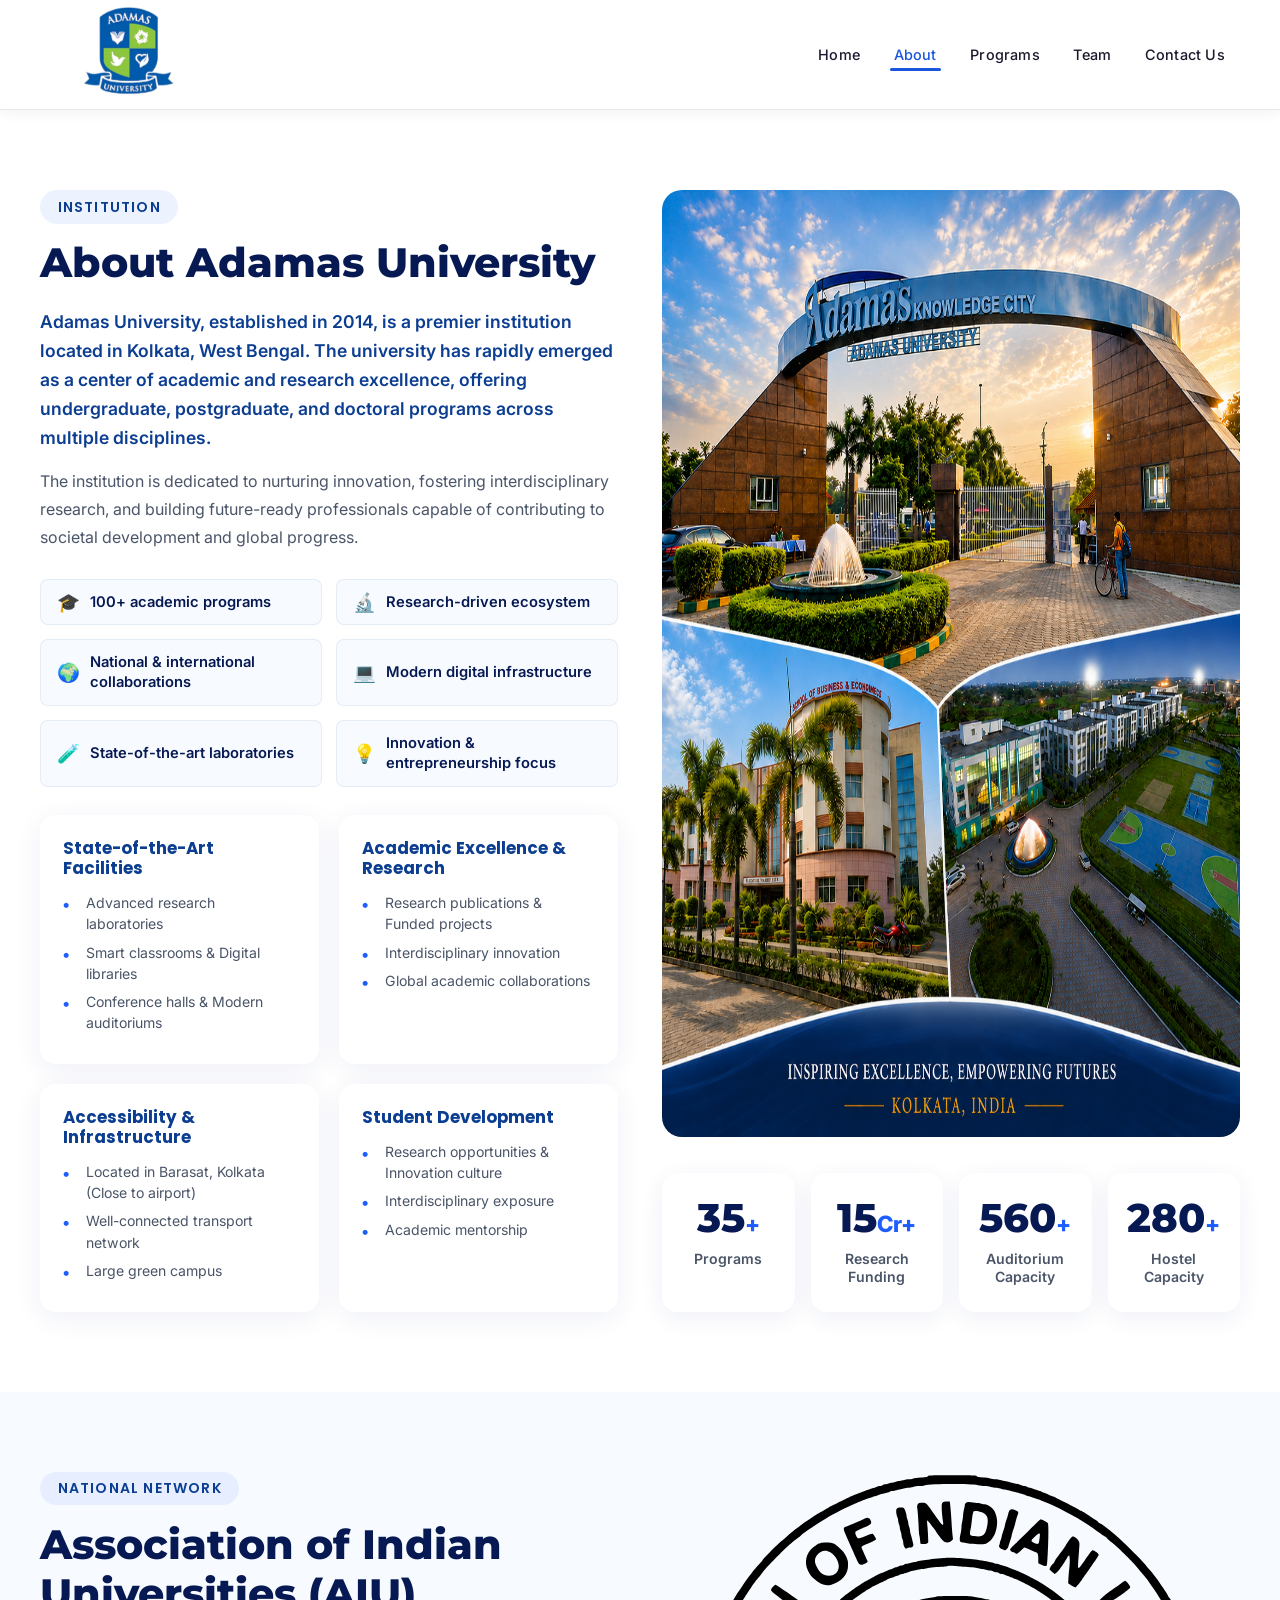
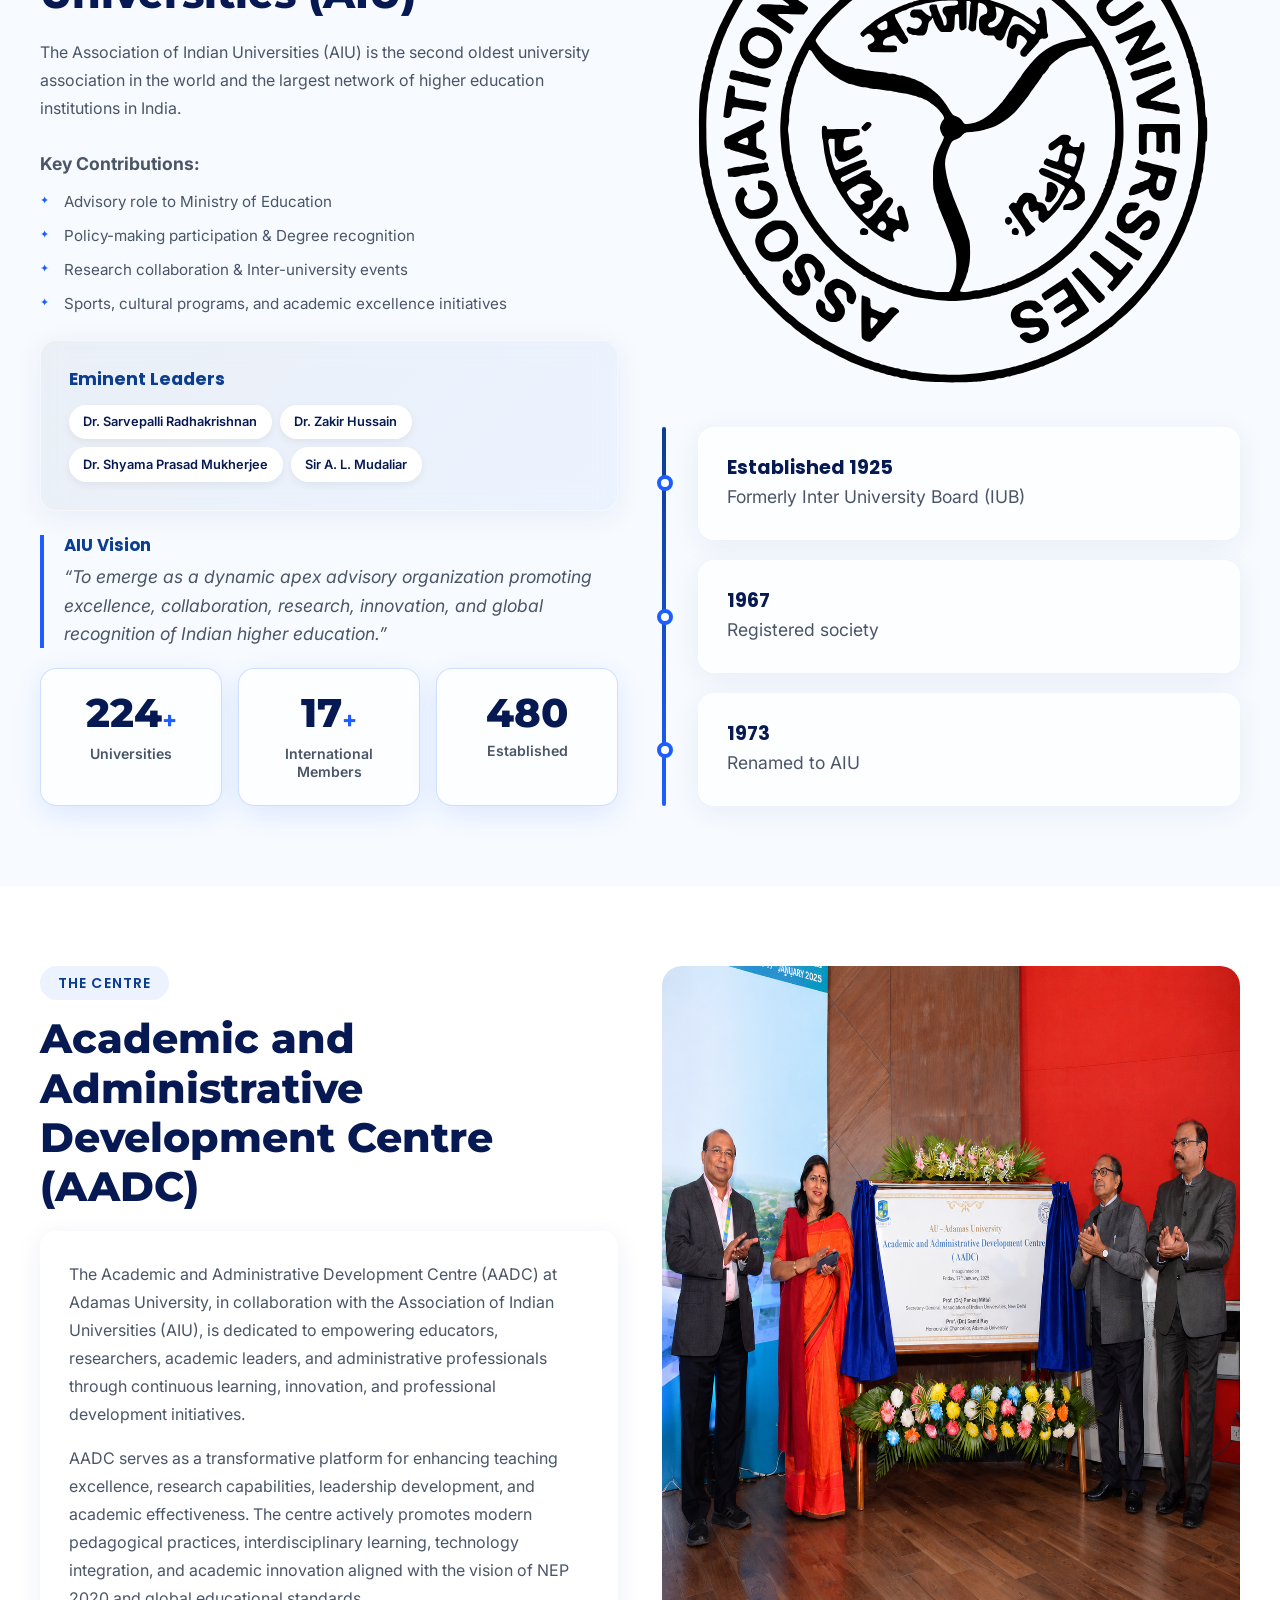
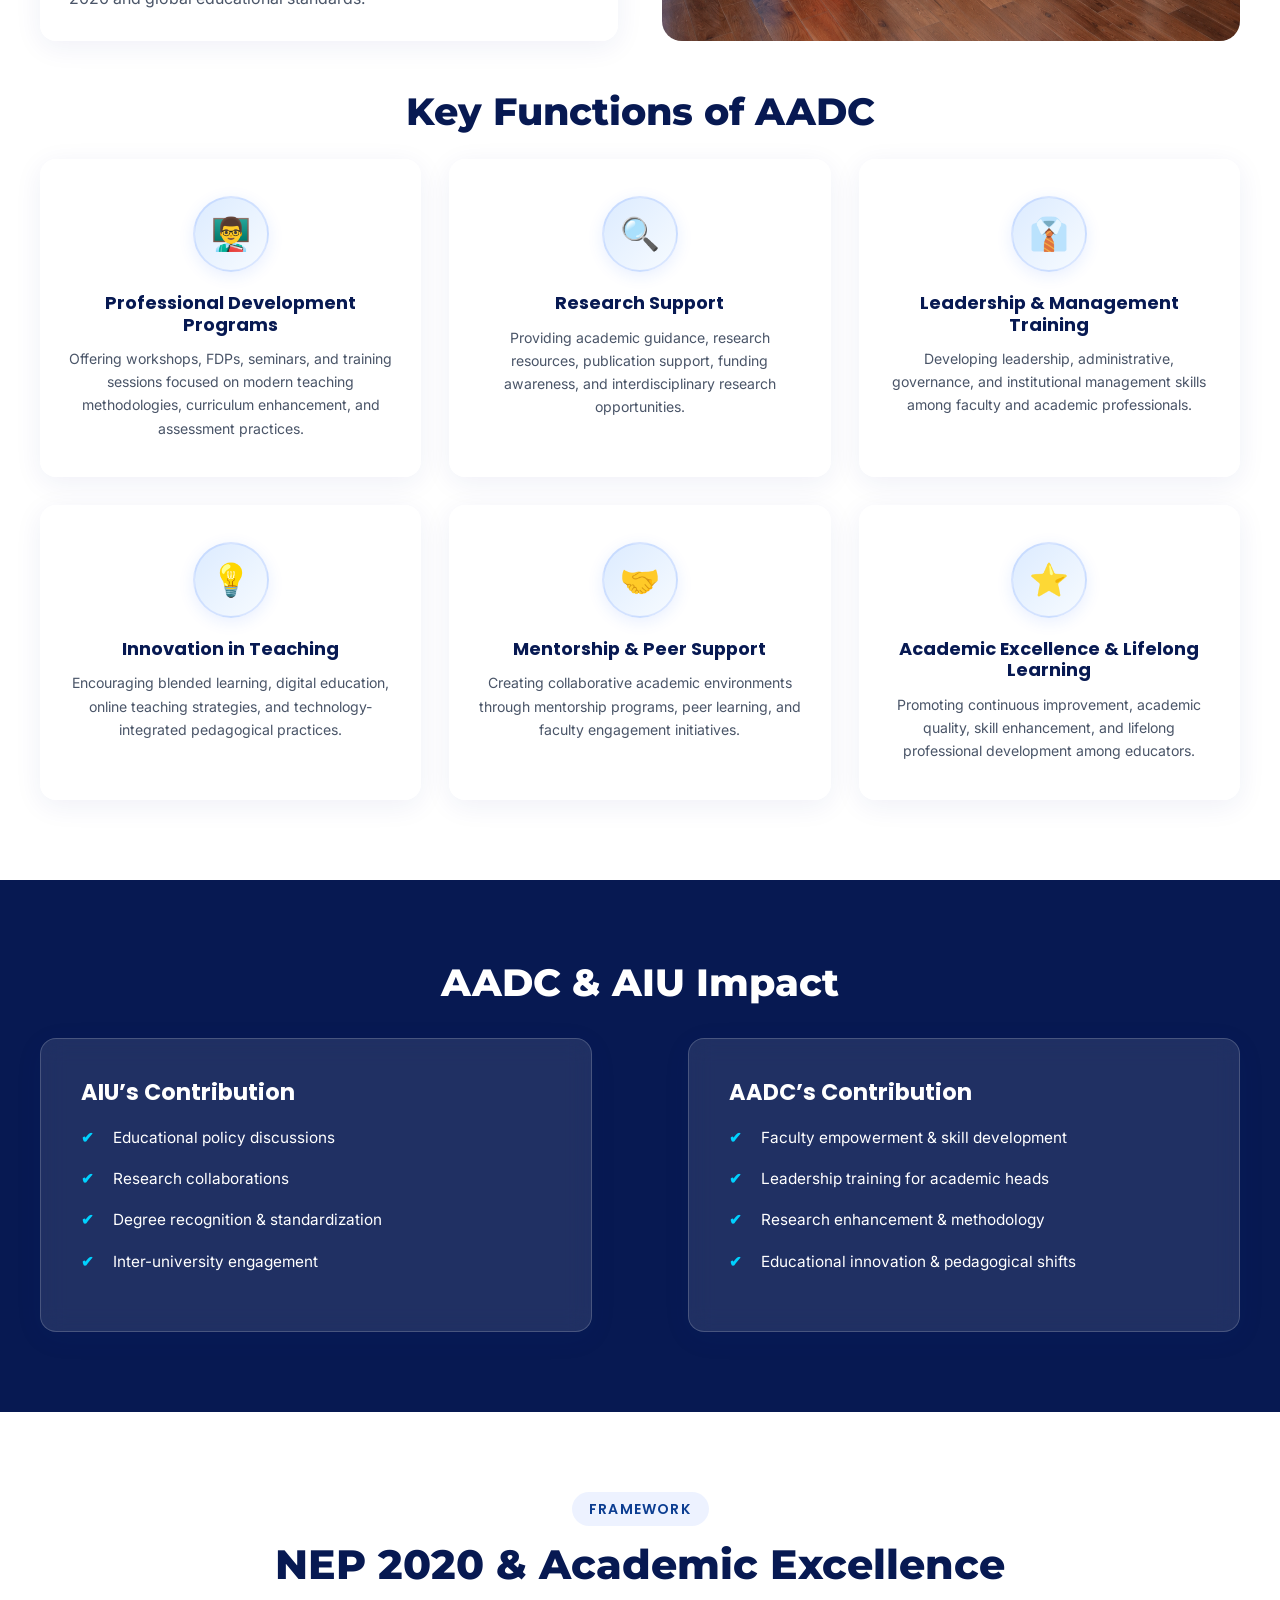
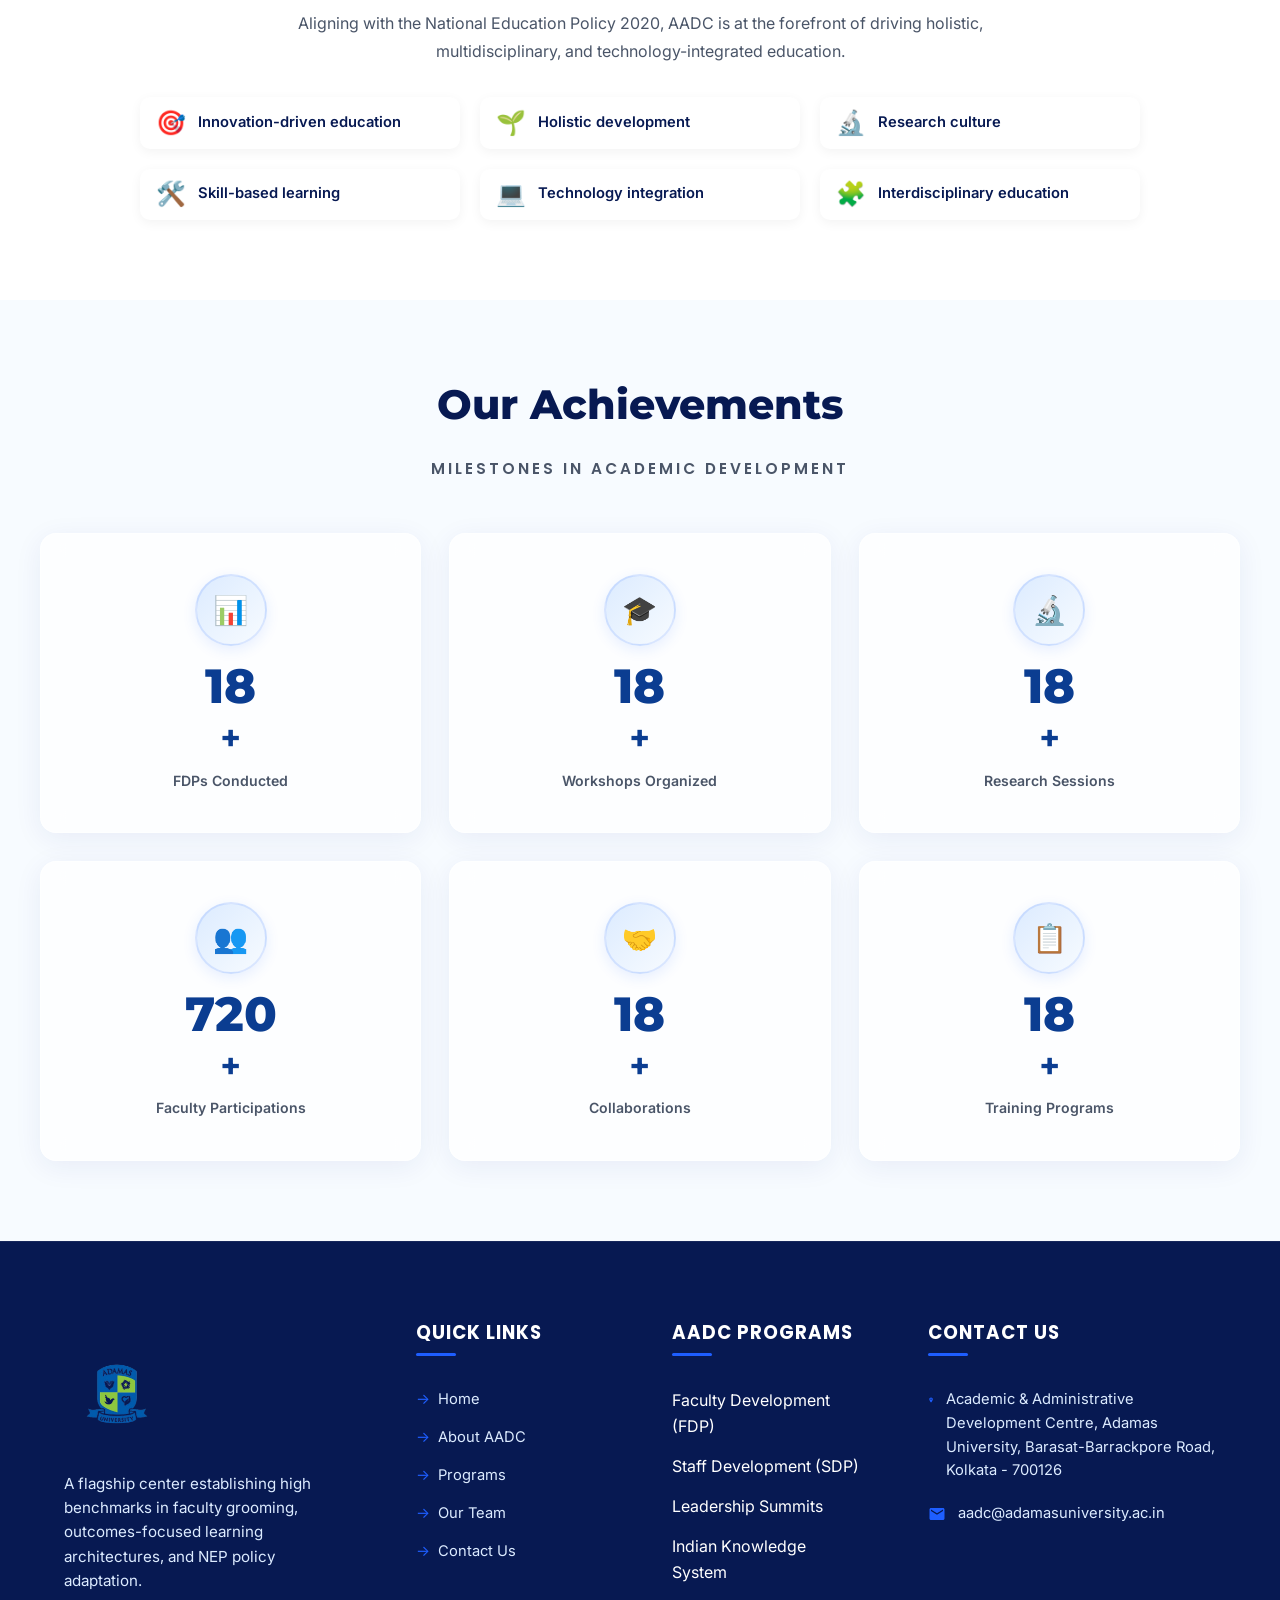
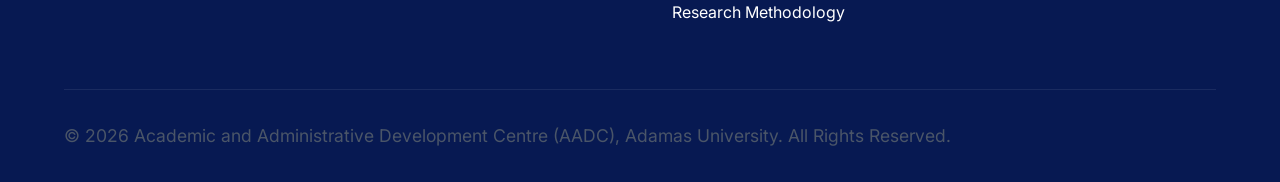
<file: about/index.html>
<!DOCTYPE html>
<html lang="en">

<head>
  <link rel="icon" type="image/png" href="/assets/AdamasLogo.png">
  <meta charset="UTF-8">
  <meta name="viewport" content="width=device-width, initial-scale=1.0">
  <title>About AADC - Academic and Administrative Development Centre</title>

  <!-- Google Fonts -->
  <link rel="preconnect" href="https://fonts.googleapis.com">
  <link rel="preconnect" href="https://fonts.gstatic.com" crossorigin>
  <link
    href="https://fonts.googleapis.com/css2?family=Inter:wght@300;400;500;600;700&family=Montserrat:wght@400;500;600;700;800&family=Poppins:wght@300;400;500;600;700;800&display=swap"
    rel="stylesheet">

  <!-- Core Styles -->
  <link rel="stylesheet" href="/style.css">
  <link rel="stylesheet" href="/about.css">
</head>

<body>
  <!-- PRELOADER -->
  <div class="loader" id="loader">
    <div class="spinner"></div>
  </div>

  <!-- NAVBAR (Reused from Homepage) -->
  <nav class="navbar" id="main-navbar">
    <div class="navbar-brand">
      <a href="/">
        <img src="/assets/AdamasLogo.png" class="nav-logo" alt="Adamas University Logo">
      </a>
    </div>

    <ul class="navbar-nav" id="navbar-links">
      <li><a href="/" class="nav-link">Home</a></li>
      <li><a href="/about" class="nav-link active">About</a></li>
      <li><a href="/programs" class="nav-link">Programs</a></li>
      <li><a href="/team" class="nav-link">Team</a></li>
      <li><a href="/contact" class="nav-link">Contact Us</a></li>
    </ul>

    <!-- Mobile Hamburger -->
    <button class="hamburger" id="hamburger-btn" aria-label="Toggle Navigation Menu">
      <span class="hamburger-line"></span>
      <span class="hamburger-line"></span>
      <span class="hamburger-line"></span>
    </button>
  </nav>

  <main>
    <!-- 2. ABOUT ADAMAS UNIVERSITY -->
    <section class="about-section" id="about-adamas">
      <div class="container split-layout">
        <div class="split-left slide-right">
          <span class="section-tag">Institution</span>
          <h2 class="section-heading">About Adamas University</h2>
          <!-- Mobile/Tablet: image shown right after heading -->
          <div class="mobile-img-block">
            <img loading="lazy" src="/assets/About/About1.png" alt="Adamas University Campus">
          </div>
          <p class="section-intro">
            Adamas University, established in 2014, is a premier institution located in Kolkata, West Bengal. The
            university has rapidly emerged as a center of academic and research excellence, offering undergraduate,
            postgraduate, and doctoral programs across multiple disciplines.
          </p>
          <p class="section-desc">
            The institution is dedicated to nurturing innovation, fostering interdisciplinary research, and building
            future-ready professionals capable of contributing to societal development and global progress.
          </p>

          <div class="highlight-list">
            <div class="highlight-item"><span class="icon">🎓</span> 100+ academic programs</div>
            <div class="highlight-item"><span class="icon">🔬</span> Research-driven ecosystem</div>
            <div class="highlight-item"><span class="icon">🌍</span> National & international collaborations</div>
            <div class="highlight-item"><span class="icon">💻</span> Modern digital infrastructure</div>
            <div class="highlight-item"><span class="icon">🧪</span> State-of-the-art laboratories</div>
            <div class="highlight-item"><span class="icon">💡</span> Innovation & entrepreneurship focus</div>
          </div>

          <div class="facilities-cards">
            <div class="facility-card glass-card">
              <h4>State-of-the-Art Facilities</h4>
              <ul>
                <li>Advanced research laboratories</li>
                <li>Smart classrooms & Digital libraries</li>
                <li>Conference halls & Modern auditoriums</li>
              </ul>
            </div>
            <div class="facility-card glass-card">
              <h4>Academic Excellence & Research</h4>
              <ul>
                <li>Research publications & Funded projects</li>
                <li>Interdisciplinary innovation</li>
                <li>Global academic collaborations</li>
              </ul>
            </div>
            <div class="facility-card glass-card">
              <h4>Accessibility & Infrastructure</h4>
              <ul>
                <li>Located in Barasat, Kolkata (Close to airport)</li>
                <li>Well-connected transport network</li>
                <li>Large green campus</li>
              </ul>
            </div>
            <div class="facility-card glass-card">
              <h4>Student Development</h4>
              <ul>
                <li>Research opportunities & Innovation culture</li>
                <li>Interdisciplinary exposure</li>
                <li>Academic mentorship</li>
              </ul>
            </div>
          </div>
        </div>
        <div class="split-right slide-left desktop-only">
          <div class="image-collage single-img">
            <img loading="lazy" src="/assets/About/About1.png" alt="Campus Collage" class="main-img hover-glow">
          </div>
          <div class="stats-grid">
            <div class="stat-box glass-card">
              <h3 class="counter" data-target="100">0</h3><span>+</span>
              <p>Programs</p>
            </div>
            <div class="stat-box glass-card">
              <h3 class="counter" data-target="15">0</h3><span>Cr+</span>
              <p>Research Funding</p>
            </div>
            <div class="stat-box glass-card">
              <h3 class="counter" data-target="2000">0</h3><span>+</span>
              <p>Auditorium Capacity</p>
            </div>
            <div class="stat-box glass-card">
              <h3 class="counter" data-target="1000">0</h3><span>+</span>
              <p>Hostel Capacity</p>
            </div>
          </div>
        </div>
      </div>
    </section>

    <!-- 3. ABOUT AIU SECTION -->
    <section class="about-section bg-light" id="about-aiu">
      <div class="container split-layout reverse">
        <div class="split-left slide-right desktop-only">
          <div class="image-collage mt-4">
            <img loading="lazy" src="/assets/About/About2.svg" alt="AIU Conference" class="main-img hover-glow">
          </div>
          <div class="timeline-visuals mt-4">
            <div class="timeline-card glass-card">
              <h4>Established 1925</h4>
              <p>Formerly Inter University Board (IUB)</p>
            </div>
            <div class="timeline-card glass-card">
              <h4>1967</h4>
              <p>Registered society</p>
            </div>
            <div class="timeline-card glass-card">
              <h4>1973</h4>
              <p>Renamed to AIU</p>
            </div>
          </div>
        </div>
        <div class="split-right slide-left">
          <span class="section-tag">National Network</span>
          <h2 class="section-heading">Association of Indian Universities (AIU)</h2>
          <!-- Mobile/Tablet: AIU logo shown right after heading -->
          <div class="mobile-img-block mobile-img-contain">
            <img loading="lazy" src="/assets/About/About2.svg" alt="AIU Logo">
          </div>
          <p class="section-desc">
            The Association of Indian Universities (AIU) is the second oldest university association in the world and
            the largest network of higher education institutions in India.
          </p>
          <div class="aiu-contributions mt-3">
            <p><strong>Key Contributions:</strong></p>
            <ul>
              <li>Advisory role to Ministry of Education</li>
              <li>Policy-making participation & Degree recognition</li>
              <li>Research collaboration & Inter-university events</li>
              <li>Sports, cultural programs, and academic excellence initiatives</li>
            </ul>
            <!-- Mobile/Tablet: timeline shown after key contributions -->
            <div class="mobile-timeline">
              <div class="timeline-card glass-card"><h4>Established 1925</h4><p>Formerly Inter University Board (IUB)</p></div>
              <div class="timeline-card glass-card"><h4>1967</h4><p>Registered society</p></div>
              <div class="timeline-card glass-card"><h4>1973</h4><p>Renamed to AIU</p></div>
            </div>
          </div>
          <div class="eminent-leaders glass-card mt-4">
            <h4>Eminent Leaders</h4>
            <div class="leaders-list">
              <span>Dr. Sarvepalli Radhakrishnan</span>
              <span>Dr. Zakir Hussain</span>
              <span>Dr. Shyama Prasad Mukherjee</span>
              <span>Sir A. L. Mudaliar</span>
            </div>
          </div>
          <div class="vision-quote mt-4">
            <h4>AIU Vision</h4>
            <p>“To emerge as a dynamic apex advisory organization promoting excellence, collaboration, research,
              innovation, and global recognition of Indian higher education.”</p>
          </div>
          <div class="stats-grid">
            <div class="stat-box glass-card blue-glow">
              <h3 class="counter" data-target="972">0</h3><span>+</span>
              <p>Universities</p>
            </div>
            <div class="stat-box glass-card blue-glow">
              <h3 class="counter" data-target="17">0</h3><span>+</span>
              <p>International Members</p>
            </div>
            <div class="stat-box glass-card blue-glow">
              <h3 class="counter" data-target="1925">0</h3>
              <p>Established</p>
            </div>
          </div>
        </div>
      </div>
    </section>

    <!-- 4. ABOUT AADC SECTION (MAIN) -->
    <section class="about-section" id="about-aadc">
      <div class="container split-layout">
        <div class="split-left slide-right">
          <span class="section-tag">The Centre</span>
          <h2 class="section-heading">Academic and Administrative Development Centre (AADC)</h2>
          <!-- Mobile/Tablet: AADC image right after heading -->
          <div class="mobile-img-block">
            <img loading="lazy" src="/assets/About/About3.png" alt="AADC Training">
          </div>
          <div class="intro-box glass-card">
            <p>
              The Academic and Administrative Development Centre (AADC) at Adamas University, in collaboration with the
              Association of Indian Universities (AIU), is dedicated to empowering educators, researchers, academic
              leaders, and administrative professionals through continuous learning, innovation, and professional
              development initiatives.
            </p>
            <p class="mt-3">
              AADC serves as a transformative platform for enhancing teaching excellence, research capabilities,
              leadership development, and academic effectiveness. The centre actively promotes modern pedagogical
              practices, interdisciplinary learning, technology integration, and academic innovation aligned with the
              vision of NEP 2020 and global educational standards.
            </p>
          </div>
        </div>
        <div class="split-right slide-left desktop-only">
          <div class="image-collage single-img">
            <img loading="lazy" src="/assets/About/About3.png" alt="AADC Training" class="main-img hover-glow">
          </div>
        </div>
      </div>

      <!-- KEY FUNCTIONS OF AADC -->
      <div class="container mt-6">
        <h3 class="center-title fade-up">Key Functions of AADC</h3>
        <div class="functions-grid mt-4">
          <div class="function-card glass-card hover-lift fade-up">
            <div class="f-icon">👨‍🏫</div>
            <h4>Professional Development Programs</h4>
            <p>Offering workshops, FDPs, seminars, and training sessions focused on modern teaching methodologies,
              curriculum enhancement, and assessment practices.</p>
          </div>
          <div class="function-card glass-card hover-lift fade-up delay-1">
            <div class="f-icon">🔍</div>
            <h4>Research Support</h4>
            <p>Providing academic guidance, research resources, publication support, funding awareness, and
              interdisciplinary research opportunities.</p>
          </div>
          <div class="function-card glass-card hover-lift fade-up delay-2">
            <div class="f-icon">👔</div>
            <h4>Leadership & Management Training</h4>
            <p>Developing leadership, administrative, governance, and institutional management skills among faculty and
              academic professionals.</p>
          </div>
          <div class="function-card glass-card hover-lift fade-up">
            <div class="f-icon">💡</div>
            <h4>Innovation in Teaching</h4>
            <p>Encouraging blended learning, digital education, online teaching strategies, and technology-integrated
              pedagogical practices.</p>
          </div>
          <div class="function-card glass-card hover-lift fade-up delay-1">
            <div class="f-icon">🤝</div>
            <h4>Mentorship & Peer Support</h4>
            <p>Creating collaborative academic environments through mentorship programs, peer learning, and faculty
              engagement initiatives.</p>
          </div>
          <div class="function-card glass-card hover-lift fade-up delay-2">
            <div class="f-icon">⭐</div>
            <h4>Academic Excellence & Lifelong Learning</h4>
            <p>Promoting continuous improvement, academic quality, skill enhancement, and lifelong professional
              development among educators.</p>
          </div>
        </div>
      </div>
    </section>

    <!-- 5. AADC & AIU IMPACT SECTION -->
    <section class="about-section bg-deep" id="impact">
      <div class="container">
        <h2 class="center-title text-white fade-up">AADC & AIU Impact</h2>
        <div class="impact-layout mt-5">
          <div class="impact-col glass-card slide-right">
            <h3>AIU’s Contribution</h3>
            <ul class="impact-list">
              <li>Educational policy discussions</li>
              <li>Research collaborations</li>
              <li>Degree recognition & standardization</li>
              <li>Inter-university engagement</li>
            </ul>
          </div>
          <div class="impact-divider fade-up">
          </div>
          <div class="impact-col glass-card slide-left">
            <h3>AADC’s Contribution</h3>
            <ul class="impact-list">
              <li>Faculty empowerment & skill development</li>
              <li>Leadership training for academic heads</li>
              <li>Research enhancement & methodology</li>
              <li>Educational innovation & pedagogical shifts</li>
            </ul>
          </div>
        </div>
      </div>
    </section>

    <!-- 6. NEP 2020 & ACADEMIC EXCELLENCE -->
    <section class="about-section" id="nep2020">
      <div class="container text-center">
        <span class="section-tag fade-up">Framework</span>
        <h2 class="section-heading fade-up delay-1">NEP 2020 & Academic Excellence</h2>
        <p class="section-desc fade-up delay-2" style="max-width: 800px; margin: 0 auto;">
          Aligning with the National Education Policy 2020, AADC is at the forefront of driving holistic,
          multidisciplinary, and technology-integrated education.
        </p>
        <div class="nep-grid mt-5 fade-up delay-3">
          <div class="nep-item">
            <div class="n-icon">🎯</div> Innovation-driven education
          </div>
          <div class="nep-item">
            <div class="n-icon">🌱</div> Holistic development
          </div>
          <div class="nep-item">
            <div class="n-icon">🔬</div> Research culture
          </div>
          <div class="nep-item">
            <div class="n-icon">🛠️</div> Skill-based learning
          </div>
          <div class="nep-item">
            <div class="n-icon">💻</div> Technology integration
          </div>
          <div class="nep-item">
            <div class="n-icon">🧩</div> Interdisciplinary education
          </div>
        </div>
      </div>
    </section>

    <!-- 7. STATISTICS & ACHIEVEMENTS -->
    <section class="about-section bg-light" id="achievements">
      <div class="container text-center">
        <h2 class="section-heading fade-up">Our Achievements</h2>
        <p class="section-subtitle fade-up delay-1">Milestones in academic development</p>

        <div class="achievements-grid mt-5">
          <div class="achieve-card glass-card hover-glow fade-up">
            <div class="a-icon">📊</div>
            <h3 class="counter" data-target="50">0</h3><span>+</span>
            <p>FDPs Conducted</p>
          </div>
          <div class="achieve-card glass-card hover-glow fade-up delay-1">
            <div class="a-icon">🎓</div>
            <h3 class="counter" data-target="120">0</h3><span>+</span>
            <p>Workshops Organized</p>
          </div>
          <div class="achieve-card glass-card hover-glow fade-up delay-2">
            <div class="a-icon">🔬</div>
            <h3 class="counter" data-target="75">0</h3><span>+</span>
            <p>Research Sessions</p>
          </div>
          <div class="achieve-card glass-card hover-glow fade-up">
            <div class="a-icon">👥</div>
            <h3 class="counter" data-target="5000">0</h3><span>+</span>
            <p>Faculty Participations</p>
          </div>
          <div class="achieve-card glass-card hover-glow fade-up delay-1">
            <div class="a-icon">🤝</div>
            <h3 class="counter" data-target="30">0</h3><span>+</span>
            <p>Collaborations</p>
          </div>
          <div class="achieve-card glass-card hover-glow fade-up delay-2">
            <div class="a-icon">📋</div>
            <h3 class="counter" data-target="200">0</h3><span>+</span>
            <p>Training Programs</p>
          </div>
        </div>
      </div>
    </section>

  </main>

  <!-- FOOTER (Reused from Homepage) -->
  <footer class="footer" id="contact">
    <div class="footer-grid">
      <!-- Col 1: Logos & Taglines -->
      <div class="footer-logo-col">
        <div class="footer-logo-wrap">
          <img loading="lazy" src="/assets/AdamasLogo.png" class="footer-logo" alt="Adamas University Logo" style="height: 150px; width: auto; object-fit: contain;">
        </div>
        <p>A flagship center establishing high benchmarks in faculty grooming, outcomes-focused learning architectures,
          and NEP policy adaptation.</p>
      </div>

      <!-- Col 2: Quick Links -->
      <div class="footer-col">
        <h3>Quick Links</h3>
        <div class="footer-links">
          <a href="/">Home</a>
          <a href="/about">About AADC</a>
          <a href="/programs">Programs</a>
          <a href="/team">Our Team</a>
          <a href="/contact">Contact Us</a>
        </div>
      </div>

      <!-- Col 3: Programs -->
      <div class="footer-col">
        <h3>AADC Programs</h3>
        <div class="footer-links">
          <span>Faculty Development (FDP)</span>
          <span>Staff Development (SDP)</span>
          <span>Leadership Summits</span>
          <span>Indian Knowledge System</span>
          <span>Research Methodology</span>
        </div>
      </div>

      <!-- Col 4: Contact Info -->
      <div class="footer-col">
        <h3>Contact Us</h3>
        <div class="footer-contact-info">
          <div class="footer-contact-item">
            <svg viewBox="0 0 24 24">
              <path
                d="M12 2C8.13 2 5 5.13 5 9c0 5.25 7 13 7 13s7-7.75 7-13c0-3.87-3.13-7-7-7zm0 9.5c-1.38 0-2.5-1.12-2.5-2.5s1.12-2.5 2.5-2.5 2.5 1.12 2.5 2.5-1.12 2.5-2.5 2.5z" />
            </svg>
            <span>Academic & Administrative Development Centre, Adamas University, Barasat-Barrackpore Road, Kolkata -
              700126</span>
          </div>
          <div class="footer-contact-item">
            <svg viewBox="0 0 24 24">
              <path
                d="M20 4H4c-1.1 0-1.99.9-1.99 2L2 18c0 1.1.9 2 2 2h16c1.1 0 2-.9 2-2V6c0-1.1-.9-2-2-2zm0 4l-8 5-8-5V6l8 5 8-5v2z" />
            </svg>
            <span>aadc@adamasuniversity.ac.in</span>
          </div>
        </div>
      </div>
    </div>
    <div class="footer-bottom">
      <p>&copy; 2026 Academic and Administrative Development Centre (AADC), Adamas University. All Rights Reserved.</p>
    </div>
  </footer>

  <script src="/about.js"></script>
</body>

</html>
</file>
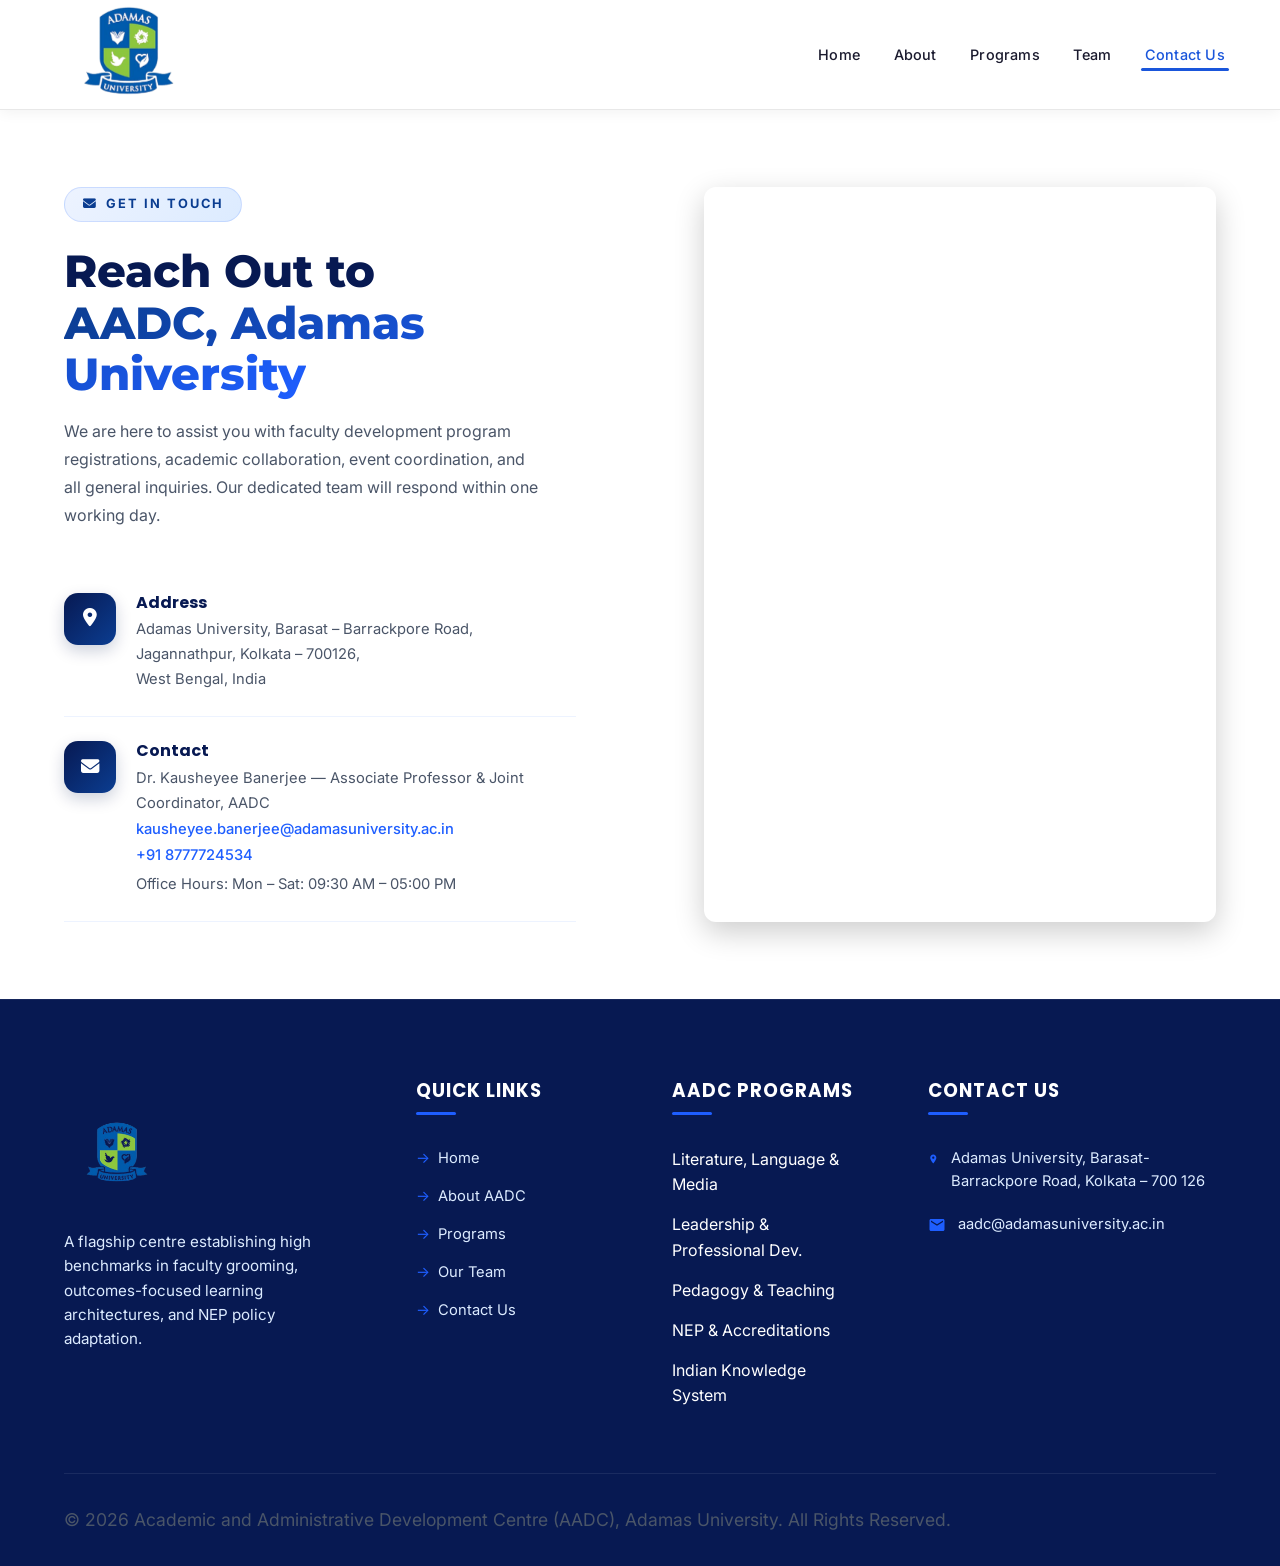
<file: contact/index.html>
<!DOCTYPE html>
<html lang="en">

<head>
  <link rel="icon" type="image/png" href="/assets/AdamasLogo.png">
  <meta charset="UTF-8">
  <meta name="viewport" content="width=device-width, initial-scale=1.0">
  <title>AADC | Contact Us</title>

  <!-- SEO Meta Tags -->
  <meta name="description" content="Contact the Academic and Administrative Development Centre (AADC), Adamas University. Reach out for FDP registrations, program inquiries, and collaboration.">
  <meta name="keywords" content="AADC Contact, Adamas University, FDP Registration, Academic Development Centre, Contact AADC">
  <meta name="author" content="Adamas University AADC">

  <!-- Google Fonts -->
  <link rel="preconnect" href="https://fonts.googleapis.com">
  <link rel="preconnect" href="https://fonts.gstatic.com" crossorigin>
  <link href="https://fonts.googleapis.com/css2?family=Inter:wght@300;400;500;600;700&family=Montserrat:wght@500;600;700;800&family=Poppins:wght@300;400;500;600;700;800&display=swap" rel="stylesheet">

  <!-- Font Awesome -->
  <link rel="stylesheet" href="https://cdnjs.cloudflare.com/ajax/libs/font-awesome/6.5.0/css/all.min.css">

  <!-- Shared Stylesheet -->
  <link rel="stylesheet" href="/style.css">

  <style>
    /* =========================================================
       CONTACT PAGE — SCOPED STYLES
       ========================================================= */

    /* ── Main Contact Section ── */
    .contact-main {
      padding-top: 110px;
      background: #F7FBFF;
    }

    .contact-split {
      display: grid;
      grid-template-columns: 1fr 1fr;
      width: 100%;
    }

    /* ── Left Panel ── */
    .contact-left {
      background: #fff;
      padding: clamp(3rem, 6vw, 5rem) clamp(2rem, 5vw, 4.5rem);
      display: flex;
      flex-direction: column;
      justify-content: center;
    }

    .contact-eyebrow {
      display: inline-flex;
      align-items: center;
      gap: 0.5rem;
      background: linear-gradient(135deg, #EDF3FF, #DCEBFF);
      border: 1px solid rgba(30, 94, 255, 0.15);
      border-radius: 50px;
      padding: 0.4rem 1.1rem;
      color: #0B3D91;
      font-size: 0.8rem;
      font-weight: 700;
      letter-spacing: 2px;
      text-transform: uppercase;
      margin-bottom: 1.5rem;
      width: fit-content;
    }

    .contact-heading {
      font-family: 'Montserrat', sans-serif;
      font-size: clamp(2rem, 3.5vw, 3rem);
      font-weight: 800;
      color: #071952;
      line-height: 1.15;
      margin-bottom: 1rem;
    }

    .contact-heading span {
      background: linear-gradient(135deg, #0B3D91, #1E5EFF);
      -webkit-background-clip: text;
      -webkit-text-fill-color: transparent;
    }

    .contact-intro {
      color: #4A5568;
      font-size: 1rem;
      line-height: 1.75;
      margin-bottom: 2.5rem;
      max-width: 480px;
    }

    /* Divider */
    .info-divider {
      height: 1px;
      background: linear-gradient(90deg, #DCEBFF, transparent);
      margin: 1.5rem 0;
    }

    /* Info Block */
    .info-block {
      display: flex;
      align-items: flex-start;
      gap: 1.25rem;
      padding: 1.5rem 0;
      border-bottom: 1px solid #EDF3FF;
      transition: all 0.25s;
    }
    .info-block:first-of-type { border-top: 1px solid #EDF3FF; }
    .info-block:hover { transform: translateX(6px); }

    .info-icon-box {
      width: 52px;
      height: 52px;
      flex-shrink: 0;
      background: linear-gradient(135deg, #071952, #0B3D91);
      border-radius: 14px;
      display: flex;
      align-items: center;
      justify-content: center;
      font-size: 1.15rem;
      color: #fff;
      box-shadow: 0 6px 16px rgba(7, 25, 82, 0.2);
    }

    .info-text-wrap h4 {
      font-family: 'Poppins', sans-serif;
      font-size: 1rem;
      font-weight: 700;
      color: #071952;
      margin-bottom: 0.35rem;
    }

    .info-text-wrap p,
    .info-text-wrap a {
      font-size: 0.92rem;
      color: #4A5568;
      line-height: 1.7;
      margin: 0;
    }

    .info-text-wrap a {
      color: #1E5EFF;
      font-weight: 500;
      transition: color 0.2s;
    }

    .info-text-wrap a:hover { color: #071952; }

    /* Social row */
    .contact-social-row {
      display: flex;
      gap: 0.75rem;
      margin-top: 2rem;
    }

    .csoc-btn {
      width: 40px;
      height: 40px;
      border-radius: 10px;
      background: #EDF3FF;
      display: flex;
      align-items: center;
      justify-content: center;
      font-size: 0.9rem;
      color: #0B3D91;
      transition: all 0.25s;
      border: 1px solid rgba(11, 61, 145, 0.12);
    }

    .csoc-btn:hover {
      background: linear-gradient(135deg, #0B3D91, #1E5EFF);
      color: #fff;
      transform: translateY(-3px);
      box-shadow: 0 8px 20px rgba(30, 94, 255, 0.25);
      border-color: transparent;
    }

    /* ── Right Panel (Map) ── */
    .contact-right {
      position: relative;
      background: #fff;
      padding: clamp(3rem, 6vw, 5rem) clamp(2rem, 5vw, 4.5rem);
      display: flex;
      flex-direction: column;
    }

    .contact-right iframe {
      width: 100%;
      flex: 1;
      border: none;
      display: block;
      border-radius: 12px;
      box-shadow: 0 10px 30px rgba(0, 0, 0, 0.2);
    }

    /* Map overlay label */
    .map-label {
      position: absolute;
      top: 1.5rem;
      left: 1.5rem;
      background: rgba(255, 255, 255, 0.95);
      backdrop-filter: blur(10px);
      border-radius: 12px;
      padding: 0.75rem 1.1rem;
      display: flex;
      align-items: center;
      gap: 0.6rem;
      box-shadow: 0 4px 20px rgba(0, 0, 0, 0.12);
      z-index: 10;
    }

    .map-label i {
      font-size: 1.1rem;
      color: #0B3D91;
    }

    .map-label span {
      font-family: 'Poppins', sans-serif;
      font-size: 0.88rem;
      font-weight: 700;
      color: #071952;
    }

    /* ── Responsive ── */
    @media (max-width: 900px) {
      .contact-split {
        grid-template-columns: 1fr;
      }

      .contact-left {
        border-right: none;
        padding: 3rem 1.75rem;
      }

      .contact-right {
        height: 450px;
        padding: 2rem 1.75rem;
      }
    }

    @media (max-width: 540px) {
      .contact-left { padding: 2.5rem 1.25rem; }
      .contact-heading { font-size: 1.75rem; }
    }
  </style>
</head>

<body>

  <!-- Page Loader -->
  <div id="loader">
    <div class="loader-spinner"></div>
    <div class="loader-logo">AADC &amp; AIU</div>
  </div>

  <!-- ═══════════════════════════════════════
       NAVBAR
       ═══════════════════════════════════════ -->
  <nav class="navbar" id="main-navbar">
    <div class="navbar-brand">
      <a href="/">
        <img src="/assets/AdamasLogo.png" class="nav-logo" alt="Adamas University Logo">
      </a>
    </div>
    <ul class="navbar-nav" id="navbar-links">
      <li><a href="/" class="nav-link">Home</a></li>
      <li><a href="/about" class="nav-link">About</a></li>
      <li><a href="/programs" class="nav-link">Programs</a></li>
      <li><a href="/team" class="nav-link">Team</a></li>
      <li><a href="/contact" class="nav-link active">Contact Us</a></li>
    </ul>
    <button class="hamburger" id="hamburger-btn" aria-label="Toggle Navigation Menu">
      <span class="hamburger-line"></span>
      <span class="hamburger-line"></span>
      <span class="hamburger-line"></span>
    </button>
  </nav>

  <!-- ═══════════════════════════════════════
       MAIN: Contact Info (Left) + Map (Right)
       ═══════════════════════════════════════ -->
  <main class="contact-main" id="contact-main">
    <div class="contact-split">

      <!-- LEFT: Contact Information -->
      <div class="contact-left">

        <div class="contact-eyebrow">
          <i class="fa fa-envelope"></i>
          Get In Touch
        </div>

        <h1 class="contact-heading">
          Reach Out to<br><span>AADC, Adamas University</span>
        </h1>

        <p class="contact-intro">
          We are here to assist you with faculty development program registrations, academic collaboration, event coordination, and all general inquiries.
          Our dedicated team will respond within one working day.
        </p>

        <!-- Address -->
        <div class="info-block">
          <div class="info-icon-box">
            <i class="fa fa-map-marker-alt"></i>
          </div>
          <div class="info-text-wrap">
            <h4>Address</h4>
            <p>Adamas University, Barasat – Barrackpore Road,<br>
              Jagannathpur, Kolkata – 700126,<br>West Bengal, India</p>
          </div>
        </div>

        <!-- Contact Person -->
        <div class="info-block">
          <div class="info-icon-box">
            <i class="fa fa-envelope"></i>
          </div>
          <div class="info-text-wrap">
            <h4>Contact</h4>
            <p>Dr. Kausheyee Banerjee &mdash; Associate Professor &amp; Joint Coordinator, AADC</p>
            <a href="mailto:kausheyee.banerjee@adamasuniversity.ac.in">kausheyee.banerjee@adamasuniversity.ac.in</a><br>
            <a href="tel:+918777724534">+91 8777724534</a><br>
            <p style="margin-top:0.25rem;">Office Hours: Mon – Sat: 09:30 AM – 05:00 PM</p>
          </div>
        </div>



      </div>

      <!-- RIGHT: Google Map -->
      <div class="contact-right">
        <div class="map-wrapper" style="position: relative; flex: 1; display: flex; flex-direction: column;">
          <iframe
            src="https://www.google.com/maps/embed?pb=!1m18!1m12!1m3!1d79854.78990037691!2d88.41132339438734!3d22.737001170851634!2m3!1f0!2f0!3f0!3m2!1i1024!2i768!4f13.1!3m3!1m2!1s0x39f898ec702e5daf%3A0xfa41b06da8478350!2sAdamas%20University!5e0!3m2!1sen!2sin!4v1780809026652!5m2!1sen!2sin"
            allowfullscreen=""
            loading="lazy"
            referrerpolicy="no-referrer-when-downgrade"
            title="Adamas University Location on Google Maps"
            aria-label="Google Map showing Adamas University, Kolkata">
          </iframe>
        </div>
      </div>

    </div>
  </main>

  <!-- ═══════════════════════════════════════
       FOOTER
       ═══════════════════════════════════════ -->
  <footer class="footer" id="contact-footer">
    <div class="footer-grid">
      <!-- Col 1: Logo -->
      <div class="footer-logo-col">
        <div class="footer-logo-wrap">
          <img loading="lazy" src="/assets/AdamasLogo.png" class="footer-logo" style="height: 150px; width: auto; object-fit: contain;" alt="Adamas University Logo" style="height: 150px; width: auto; object-fit: contain;">
        </div>
        <p>A flagship centre establishing high benchmarks in faculty grooming, outcomes-focused learning architectures, and NEP policy adaptation.</p>
      </div>

      <!-- Col 2: Quick Links -->
      <div class="footer-col">
        <h3>Quick Links</h3>
        <div class="footer-links">
          <a href="/">Home</a>
          <a href="/about">About AADC</a>
          <a href="/programs">Programs</a>
          <a href="/team">Our Team</a>
          <a href="/contact">Contact Us</a>
        </div>
      </div>

      <!-- Col 3: Programs -->
      <div class="footer-col">
        <h3>AADC Programs</h3>
        <div class="footer-links">
          <span>Literature, Language &amp; Media</span>
          <span>Leadership &amp; Professional Dev.</span>
          <span>Pedagogy &amp; Teaching</span>
          <span>NEP &amp; Accreditations</span>
          <span>Indian Knowledge System</span>
        </div>
      </div>

      <!-- Col 4: Contact -->
      <div class="footer-col">
        <h3>Contact Us</h3>
        <div class="footer-contact-info">
          <div class="footer-contact-item">
            <svg viewBox="0 0 24 24">
              <path d="M12 2C8.13 2 5 5.13 5 9c0 5.25 7 13 7 13s7-7.75 7-13c0-3.87-3.13-7-7-7zm0 9.5c-1.38 0-2.5-1.12-2.5-2.5s1.12-2.5 2.5-2.5 2.5 1.12 2.5 2.5-1.12 2.5-2.5 2.5z" />
            </svg>
            <span>Adamas University, Barasat-Barrackpore Road, Kolkata – 700 126</span>
          </div>
          <div class="footer-contact-item">
            <svg viewBox="0 0 24 24">
              <path d="M20 4H4c-1.1 0-1.99.9-1.99 2L2 18c0 1.1.9 2 2 2h16c1.1 0 2-.9 2-2V6c0-1.1-.9-2-2-2zm0 4l-8 5-8-5V6l8 5 8-5v2z" />
            </svg>
            <span>aadc@adamasuniversity.ac.in</span>
          </div>
        </div>
      </div>
    </div>

    <!-- Bottom Strip -->
    <div class="footer-bottom">
      <p>&copy; 2026 Academic and Administrative Development Centre (AADC), Adamas University. All Rights Reserved.</p>
    </div>
  </footer>

  <!-- Shared Script -->
  <script src="/script.js"></script>

</body>
</html>
</file>
<file: style.css>
/* ==========================================================================
   AADC LANDING PAGE CUSTOM DESIGN SYSTEM (style.css)
   Academic and Administrative Development Centre (AADC)
   Adamas University in collaboration with AIU
   ========================================================================== */

/* 1. Imports & Fonts */
@import url('https://fonts.googleapis.com/css2?family=Inter:wght@300;400;500;600;700&family=Montserrat:wght@500;600;700;800&family=Poppins:wght@300;400;500;600;700;800&display=swap');

/* 2. Global Custom Properties */
:root {
  /* Colors */
  --primary-deep: #071952;
  --primary-academic: #0B3D91;
  --accent-blue: #1E5EFF;
  --accent-glow: rgba(30, 94, 255, 0.35);
  --sky-blue: #DCEBFF;
  --ice-blue: #F7FBFF;
  --white: #FFFFFF;
  --text-dark: #0A1128;
  --text-gray: #4A5568;
  --text-light: #8E9BB0;

  /* Glassmorphism Styles */
  --glass-bg: rgba(255, 255, 255, 0.7);
  --glass-bg-dark: rgba(7, 25, 82, 0.75);
  --glass-border: rgba(255, 255, 255, 0.25);
  --glass-border-dark: rgba(255, 255, 255, 0.08);
  --glass-shadow: 0 12px 35px rgba(7, 25, 82, 0.06);
  --card-shadow-hover: 0 20px 45px rgba(30, 94, 255, 0.12);
  --glow-shadow: 0 0 25px var(--accent-glow);

  /* Layout Spacing */
  --section-padding-desktop: clamp(5rem, 8vw, 8rem) 2rem;
  --section-padding-tablet: clamp(3rem, 6vw, 5rem) 1.5rem;
  --section-padding-mobile: clamp(2rem, 4vw, 3rem) 1rem;
  --border-radius-lg: 24px;
  --border-radius-md: 16px;
  --border-radius-sm: 8px;

  /* Font Families */
  --font-primary: 'Inter', sans-serif;
  --font-headings: 'Poppins', sans-serif;
  --font-display: 'Montserrat', sans-serif;

  /* Transition speeds */
  --transition-fast: 0.25s cubic-bezier(0.4, 0, 0.2, 1);
  --transition-normal: 0.4s cubic-bezier(0.4, 0, 0.2, 1);
  --transition-slow: 0.8s cubic-bezier(0.4, 0, 0.2, 1);
}

/* 3. Base Reset & Typography */
*,
*::before,
*::after {
  box-sizing: border-box;
  margin: 0;
  padding: 0;
}

html {
  scroll-behavior: smooth;
  font-size: 16px;
  overflow-x: hidden;
}

body {
  font-family: var(--font-primary);
  background-color: var(--ice-blue);
  color: var(--text-dark);
  line-height: 1.6;
  overflow-x: hidden;
  position: relative;
  -webkit-font-smoothing: antialiased;
}

/* Custom Scrollbar */
::-webkit-scrollbar {
  display: none;
}

body {
  -ms-overflow-style: none;
  scrollbar-width: none;
}

/* Typography Rules */
h1,
h2,
h3,
h4,
h5,
h6 {
  font-family: var(--font-headings);
  font-weight: 700;
  line-height: 1.2;
  color: var(--primary-deep);
}

p {
  color: var(--text-gray);
  font-size: clamp(0.95rem, 1vw + 0.5rem, 1.1rem);
  font-weight: 400;
}

ul {
  list-style: none;
}

a {
  text-decoration: none;
  color: inherit;
  transition: var(--transition-fast);
}

img {
  width: 100%;
  height: 100%;
  object-fit: cover;
  object-position: center;
  display: block;
  transition: var(--transition-slow);
}

/* 4. Global UI Component Styles */
/* Section Titles */
.section-header {
  text-align: center;
  margin-bottom: clamp(2.5rem, 5vw, 4.5rem);
  position: relative;
  z-index: 2;
}

.about .section-header {
  text-align: left;
}

.about .section-header::after {
  margin-left: 0;
}

.section-subtitle {
  font-size: clamp(0.8rem, 1vw + 0.2rem, 1rem);
  text-transform: uppercase;
  letter-spacing: 3px;
  color: var(--accent-blue);
  font-weight: 600;
  display: inline-block;
  margin-bottom: 0.75rem;
  font-family: var(--font-headings);
  position: relative;
}

.section-title {
  font-size: clamp(1.8rem, 3.5vw, 3rem);
  font-family: var(--font-display);
  font-weight: 800;
  color: var(--primary-deep);
  position: relative;
  display: inline-block;
}

.section-title span {
  background: linear-gradient(135deg, var(--primary-academic), var(--accent-blue));
  -webkit-background-clip: text;
  -webkit-text-fill-color: transparent;
}

/* Double underline accent style */
.section-header::after {
  content: '';
  display: block;
  width: 80px;
  height: 4px;
  background: linear-gradient(90deg, var(--primary-academic), var(--accent-blue));
  margin: 1.25rem auto 0 auto;
  border-radius: var(--border-radius-sm);
  box-shadow: var(--glow-shadow);
}

/* Global Button Styles */
.btn {
  display: inline-flex;
  align-items: center;
  justify-content: center;
  gap: 10px;
  padding: 0.9rem 2.2rem;
  font-family: var(--font-headings);
  font-weight: 600;
  font-size: clamp(0.9rem, 1vw + 0.2rem, 1.05rem);
  border-radius: 50px;
  border: none;
  cursor: pointer;
  transition: var(--transition-normal);
  position: relative;
  overflow: hidden;
  z-index: 1;
}

.btn-primary {
  background: linear-gradient(135deg, var(--primary-academic), var(--accent-blue));
  color: var(--white);
  box-shadow: 0 8px 20px rgba(30, 94, 255, 0.25);
}

.btn-primary::before {
  content: '';
  position: absolute;
  top: 0;
  left: 0;
  width: 100%;
  height: 100%;
  background: linear-gradient(135deg, var(--accent-blue), var(--primary-deep));
  opacity: 0;
  z-index: -1;
  transition: var(--transition-normal);
}

.btn-primary:hover {
  transform: translateY(-3px) scale(1.02);
  box-shadow: 0 12px 28px rgba(30, 94, 255, 0.45);
}

.btn-primary:hover::before {
  opacity: 1;
}

.btn-secondary {
  background: transparent;
  color: var(--primary-deep);
  border: 2px solid var(--primary-academic);
  box-shadow: 0 8px 20px rgba(7, 25, 82, 0.05);
}

.btn-secondary:hover {
  background: var(--primary-academic);
  color: var(--white);
  transform: translateY(-3px);
  box-shadow: 0 12px 28px rgba(7, 25, 82, 0.15);
}

/* Glass Card Global Base */
.glass-card {
  background: var(--glass-bg);
  border: 1px solid var(--glass-border);
  box-shadow: var(--glass-shadow);
  backdrop-filter: blur(16px);
  -webkit-backdrop-filter: blur(16px);
  border-radius: var(--border-radius-lg);
  transition: var(--transition-normal);
}

.glass-card:hover {
  transform: translateY(-8px);
  box-shadow: var(--card-shadow-hover);
  border-color: rgba(30, 94, 255, 0.3);
}

/* Page Loader */
#loader {
  position: fixed;
  top: 0;
  left: 0;
  width: 100%;
  height: 100%;
  background: var(--primary-deep);
  display: flex;
  flex-direction: column;
  justify-content: center;
  align-items: center;
  z-index: 99999;
  transition: opacity 0.6s ease, visibility 0.6s ease;
}

.loader-spinner {
  width: 70px;
  height: 70px;
  border: 5px solid rgba(255, 255, 255, 0.1);
  border-top-color: var(--accent-blue);
  border-radius: 50%;
  animation: spin 1s cubic-bezier(0.5, 0, 0.5, 1) infinite;
  box-shadow: var(--glow-shadow);
}

.loader-logo {
  margin-top: 1.5rem;
  color: var(--white);
  font-family: var(--font-display);
  font-weight: 700;
  letter-spacing: 4px;
  font-size: 1.4rem;
  text-shadow: 0 0 10px rgba(30, 94, 255, 0.5);
  animation: pulse 1.5s infinite ease-in-out;
}

@keyframes spin {
  0% {
    transform: rotate(0deg);
  }

  100% {
    transform: rotate(360deg);
  }
}

@keyframes pulse {

  0%,
  100% {
    opacity: 0.6;
  }

  50% {
    opacity: 1;
  }
}

/* Ripple Button Effect */
.ripple {
  position: absolute;
  background: rgba(255, 255, 255, 0.4);
  border-radius: 50%;
  transform: scale(0);
  animation: ripple-animation 0.6s linear;
  pointer-events: none;
}

@keyframes ripple-animation {
  to {
    transform: scale(4);
    opacity: 0;
  }
}

/* SVGs and Waves */
.wave-separator {
  position: relative;
  width: 100%;
  height: 0;
  line-height: 0;
  overflow: hidden;
  z-index: 1;
}

.wave-separator svg {
  position: absolute;
  left: 0;
  width: 100%;
  height: 100%;
}


/* ==========================================================================
   5. SECTION STYLES
   ========================================================================== */

/* 5.1 PREMIUM TOP NAVBAR */
.navbar {
  position: fixed;
  top: 0;
  left: 0;
  width: 100%;
  height: 110px !important;
  z-index: 1000;
  display: flex;
  justify-content: space-between;
  align-items: center;
  padding: 0 4%;
  background: #ffffff;
  border-bottom: 1px solid rgba(0, 0, 0, 0.09);
  box-shadow: 0 2px 14px rgba(0, 0, 0, 0.06);
  transition: box-shadow 0.3s ease;
}

.navbar.scrolled {
  box-shadow: 0 4px 22px rgba(0, 0, 0, 0.3);
}

/* -- Logo ----------------------------------------- */
.navbar-brand {
  display: flex;
  align-items: center;
}

.navbar-brand a {
  display: flex;
  align-items: center;
}

.nav-logo {
  height: clamp(80px, 10vw, 100px);
  /* Base height */
  width: auto;
  object-fit: contain;
  display: block;
  transform: scale(2.2);
  /* Visually magnify the image by 220% */
  transform-origin: left center;
  /* Ensure it scales from the left edge */
}

/* -- Nav Links ------------------------------------ */
.navbar-nav {
  display: flex;
  justify-content: flex-end;
  align-items: center;
  gap: clamp(1rem, 2vw, 2.5rem);
  list-style: none;
  margin: 0;
  padding: 0;
}

.navbar-nav li {
  list-style: none;
}

.nav-link {
  font-family: var(--font-primary);
  font-weight: 500;
  font-size: clamp(0.9rem, 1vw, 1.05rem);
  color: #1a1a2e;
  position: relative;
  padding: 8px 4px;
  letter-spacing: 0.2px;
  white-space: nowrap;
  transition: color 0.22s ease;
}

.nav-link:hover,
.nav-link.active {
  color: #1a56db;
}

/* Thick blue underline */
.nav-link::after {
  content: '';
  position: absolute;
  bottom: 0;
  left: 0;
  width: 0;
  height: 3px;
  background: #1a56db;
  border-radius: 2px;
  transition: width 0.25s ease;
}

.nav-link:hover::after,
.nav-link.active::after {
  width: 100%;
}

/* -- Hamburger (mobile) --------------------------- */
.hamburger {
  display: none;
  background: none;
  border: none;
  padding: 8px;
  z-index: 1001;
}

.hamburger-line {
  display: block;
  width: 24px;
  height: 2px;
  margin: 5px auto;
  background-color: #1a1a2e;
  border-radius: 2px;
  transition: transform 0.3s ease, opacity 0.3s ease;
}

/* Hamburger open state */
.hamburger.open .hamburger-line:nth-child(1) {
  transform: translateY(7px) rotate(45deg);
}

.hamburger.open .hamburger-line:nth-child(2) {
  opacity: 0;
}

.hamburger.open .hamburger-line:nth-child(3) {
  transform: translateY(-7px) rotate(-45deg);
}


/* 5.2 HERO SECTION (FULL SCREEN) */
.hero {
  position: relative;
  width: 100%;
  height: calc(100vh - 110px);
  margin-top: 110px;
  display: flex;
  align-items: center;
  justify-content: center;
  overflow: hidden;
  background: var(--primary-deep);
}

.hero-slider {
  position: absolute;
  top: 0;
  left: 0;
  width: 100%;
  height: 100%;
  z-index: 1;
}

.hero-slide {
  position: absolute;
  top: 0;
  left: 0;
  width: 100%;
  height: 100%;
  opacity: 0;
  visibility: hidden;
  transition: opacity 1.2s cubic-bezier(0.4, 0, 0.2, 1), visibility 1.2s cubic-bezier(0.4, 0, 0.2, 1);
}

.hero-slide.active {
  opacity: 1;
  visibility: visible;
}

.hero-slide img {
  transform: scale(1.12);
  transition: transform 6.5s cubic-bezier(0.1, 1, 0.1, 1);
}

.hero-slide.active img {
  transform: scale(1);
}

/* Cinematic Blue Gradient Dark Overlay */
.hero-overlay {
  position: absolute;
  top: 0;
  left: 0;
  width: 100%;
  height: 100%;
  background: transparent;
  z-index: 2;
}

/* Floating grid parallax background */
.hero-parallax-grid {
  display: none;
}

/* Hero Content Blocks */
.hero-content {
  position: absolute;
  top: 50%;
  transform: translateY(-30%);
  z-index: 4;
  color: var(--white);
  padding: 0 8%;
  max-width: 1100px;
  width: 100%;
  opacity: 0;
  transition: opacity 1.2s cubic-bezier(0.4, 0, 0.2, 1), transform 1.2s cubic-bezier(0.4, 0, 0.2, 1);
  transition-delay: 0.15s;
}

.hero-slide.active .hero-content {
  opacity: 1;
  transform: translateY(-50%);
}

/* Alignment Modifiers */
.hero-content-center {
  left: 50%;
  transform: translate(-50%, -30%);
  text-align: center;
}

.hero-slide.active .hero-content-center {
  transform: translate(-50%, -50%);
}

.hero-content-left {
  left: 5%;
  transform: translateY(-30%);
  text-align: left;
}

.hero-slide.active .hero-content-left {
  transform: translateY(-50%);
}

.hero-content-right {
  right: 5%;
  transform: translateY(-30%);
  text-align: right;
  left: auto;
}

.hero-slide.active .hero-content-right {
  transform: translateY(-50%);
}

.hero-subtitle {
  font-family: var(--font-headings);
  font-size: clamp(0.9rem, 2vw, 1.2rem);
  font-weight: 600;
  color: var(--white);
  letter-spacing: 2px;
  margin-bottom: 1rem;
  text-transform: uppercase;
  text-shadow: 0 2px 4px rgba(0, 0, 0, 0.8);
}

.hero-title {
  font-family: var(--font-display);
  font-size: clamp(2.5rem, 6vw, 5rem);
  font-weight: 800;
  line-height: 1.1;
  margin-bottom: 1.5rem;
  text-transform: uppercase;
  color: var(--white);
  text-shadow: 0 4px 15px rgba(0, 0, 0, 0.95), 0 2px 5px rgba(0, 0, 0, 0.9);
}

.hero-desc {
  font-family: var(--font-primary);
  font-size: clamp(1rem, 2vw, 1.3rem);
  font-weight: 400;
  color: var(--white);
  max-width: 80%;
  margin-bottom: 2rem;
  text-shadow: 0 2px 8px rgba(0, 0, 0, 0.9);
}

.hero-content-center .hero-desc {
  margin-left: auto;
  margin-right: auto;
}

.hero-content-right .hero-desc {
  margin-left: auto;
}

/* Indicators */
.hero-indicators {
  position: absolute;
  bottom: 8%;
  left: 50%;
  transform: translateX(-50%);
  z-index: 5;
  display: flex;
  gap: 12px;
}

.hero-indicator {
  width: 12px;
  height: 12px;
  border-radius: 50%;
  background: rgba(255, 255, 255, 0.3);
  border: 1px solid rgba(255, 255, 255, 0.5);
  cursor: pointer;
  transition: var(--transition-fast);
}

.hero-indicator.active {
  background: var(--accent-blue);
  transform: scale(1.2);
  box-shadow: var(--glow-shadow);
}

/* Scroll down indicator animation */
.hero-scroll-down {
  position: absolute;
  bottom: 3%;
  left: 50%;
  transform: translateX(-50%);
  z-index: 5;
  color: var(--white);
  opacity: 0.7;
  font-size: 0.85rem;
  display: flex;
  flex-direction: column;
  align-items: center;
  gap: 8px;
  animation: scrollDownBounce 2s infinite;
  cursor: pointer;
  transition: var(--transition-fast);
}

.hero-scroll-down:hover {
  opacity: 1;
  color: var(--accent-blue);
}

.hero-scroll-down svg {
  fill: currentColor;
  width: 20px;
  height: 20px;
}

@keyframes scrollDownBounce {

  0%,
  20%,
  50%,
  80%,
  100% {
    transform: translate(-50%, 0);
  }

  40% {
    transform: translate(-50%, -10px);
  }

  60% {
    transform: translate(-50%, -5px);
  }
}

@keyframes revealUp {
  to {
    opacity: 1;
    transform: translateY(0);
  }
}


/* 5.3 LIVE ANNOUNCEMENT BAR */
.announcement-bar {
  background: linear-gradient(90deg, var(--primary-deep) 0%, var(--primary-academic) 100%);
  border-top: 2px solid var(--accent-blue);
  border-bottom: 2px solid var(--accent-blue);
  box-shadow: var(--glow-shadow);
  padding: 0.75rem 0;
  display: flex;
  overflow: hidden;
  position: relative;
  z-index: 10;
}

.announcement-label {
  background: var(--accent-blue);
  color: var(--white);
  font-family: var(--font-display);
  font-weight: 700;
  padding: 0.4rem 1.25rem;
  border-radius: var(--border-radius-sm);
  margin-left: 2rem;
  font-size: 0.8rem;
  text-transform: uppercase;
  letter-spacing: 1px;
  white-space: nowrap;
  box-shadow: var(--glow-shadow);
  z-index: 12;
  display: flex;
  align-items: center;
  gap: 8px;
  flex-shrink: 0;
}

.announcement-label-dot {
  width: 8px;
  height: 8px;
  background-color: var(--white);
  border-radius: 50%;
  animation: blink 1s infinite alternate;
}

@keyframes blink {
  from {
    opacity: 0.2;
  }

  to {
    opacity: 1;
  }
}

.announcement-slider-wrap {
  flex: 1;
  min-width: 0;
  overflow: hidden;
  white-space: nowrap;
  display: flex;
  align-items: center;
  mask-image: linear-gradient(to right, transparent, white 15px, white calc(100% - 15px), transparent);
  -webkit-mask-image: linear-gradient(to right, transparent, white 15px, white calc(100% - 15px), transparent);
}

.announcement-track {
  display: flex;
  gap: 3rem;
  animation: marquee 60s linear infinite;
}

.announcement-track:hover {
  animation-play-state: paused;
}

.announcement-item {
  display: inline-flex;
  align-items: center;
  gap: 12px;
  color: var(--white);
  font-weight: 500;
  font-size: clamp(0.85rem, 1vw, 1rem);
  cursor: pointer;
}

.announcement-item::before {
  content: '✦';
  color: var(--accent-blue);
  font-size: 1.2rem;
  animation: pulse 1s infinite alternate;
}


@keyframes marquee {
  0% {
    transform: translateX(0);
  }

  100% {
    transform: translateX(-50%);
  }
}


/* 5.4 ABOUT AADC SECTION */
.about {
  padding: var(--section-padding-desktop);
  background: var(--white);
  position: relative;
  overflow: hidden;
}

.about-grid {
  max-width: 1200px;
  margin: 0 auto;
  display: grid;
  grid-template-columns: 1fr 1.1fr;
  gap: 3rem;
  align-items: center;
}

.about-bullets {
  margin: 2rem 0;
  display: flex;
  flex-direction: column;
  gap: 1.2rem;
}

.about-bullet-item {
  display: flex;
  gap: 15px;
  align-items: flex-start;
}

.about-bullet-icon {
  background: var(--sky-blue);
  color: var(--accent-blue);
  min-width: 42px;
  height: 42px;
  border-radius: 50%;
  display: flex;
  align-items: center;
  justify-content: center;
  box-shadow: 0 4px 10px rgba(30, 94, 255, 0.1);
  font-weight: 700;
  font-size: 1.1rem;
}

.about-bullet-text h4 {
  font-size: 1.1rem;
  margin-bottom: 0.25rem;
  color: var(--primary-deep);
}

.about-bullet-text p {
  font-size: 0.95rem;
  color: var(--text-gray);
}

/* Single Image Styling for About Section */
.about-collage-wrap {
  position: relative;
  width: 100%;
  height: 100%;
  display: flex;
  align-items: center;
  justify-content: center;
}

.about-single-image {
  width: 100%;
  aspect-ratio: 5 / 4;
  border-radius: var(--border-radius-lg);
  box-shadow: 0 15px 35px rgba(7, 25, 82, 0.15);
  overflow: hidden;
  border: 4px solid var(--white);
  position: relative;
}

.about-single-image img {
  width: 100%;
  height: 100%;
  object-fit: cover;
  transition: transform 0.6s ease;
}

.about-single-image:hover img {
  transform: scale(1.05);
}


/* 5.5 VISION & MISSION SECTION */
.vision-mission {
  padding: var(--section-padding-desktop);
  background: var(--white);
  position: relative;
}

.vision-mission-grid {
  max-width: 1200px;
  margin: 0 auto;
  display: grid;
  grid-template-columns: 1fr 1fr;
  gap: 3rem;
}

.vision-card {
  padding: 3rem;
  position: relative;
  overflow: hidden;
  height: 100%;
  display: flex;
  flex-direction: column;
  justify-content: space-between;
}

/* Background Gradients overlays for Vision/Mission */
.vision-card::before {
  content: '';
  position: absolute;
  top: -100px;
  right: -100px;
  width: 250px;
  height: 250px;
  background: radial-gradient(circle, var(--sky-blue) 0%, transparent 70%);
  opacity: 0.4;
  pointer-events: none;
}

.vision-card-header {
  display: flex;
  align-items: center;
  gap: 20px;
  margin-bottom: 2rem;
}

.vision-card-icon {
  width: 60px;
  height: 60px;
  background: linear-gradient(135deg, var(--primary-academic), var(--accent-blue));
  color: var(--white);
  border-radius: var(--border-radius-md);
  display: flex;
  align-items: center;
  justify-content: center;
  font-size: 1.5rem;
  box-shadow: var(--glow-shadow);
}

.vision-card-icon svg {
  width: 28px;
  height: 28px;
  fill: currentColor;
}

.vision-card h3 {
  font-size: 1.8rem;
  font-family: var(--font-headings);
  color: var(--primary-deep);
}

.vision-bullets {
  display: flex;
  flex-direction: column;
  gap: 1.2rem;
  margin-bottom: 2.5rem;
}

.vision-bullet-item {
  display: flex;
  gap: 12px;
  align-items: flex-start;
}

.vision-bullet-dot {
  min-width: 10px;
  height: 10px;
  border-radius: 50%;
  background-color: var(--accent-blue);
  margin-top: 7px;
  box-shadow: var(--glow-shadow);
}

.vision-bullet-text {
  font-size: 1rem;
  color: var(--text-gray);
  line-height: 1.5;
}


/* 5.6 PROGRAMS PREVIEW SECTION */
.programs {
  padding: var(--section-padding-desktop);
  background: var(--white);
  position: relative;
  overflow: hidden;
}

.programs-container {
  max-width: 1200px;
  margin: 0 auto;
  position: relative;
}

/* Left-align underline for Programs Overview heading */
.programs .section-header::after {
  position: absolute;
  left: 0;
  bottom: -1.75rem;
  margin: 0;
}

.programs-slider-wrapper {
  overflow-x: auto;
  scroll-behavior: smooth;
  display: flex;
  gap: 2rem;
  padding: 1.5rem 0.5rem;
  scrollbar-width: none;
  /* Hide standard Firefox scrollbar */
}

.programs-slider-wrapper::-webkit-scrollbar {
  display: none;
  /* Hide Chrome/Safari scrollbars */
}

.program-card {
  min-width: 320px;
  max-width: 380px;
  flex: 1 0 auto;
  overflow: hidden;
  height: 480px;
  display: flex;
  flex-direction: column;
  justify-content: space-between;
}

.program-img-wrap {
  width: 100%;
  height: 220px;
  overflow: hidden;
  position: relative;
}

.program-card:hover .program-img-wrap img {
  transform: scale(1.1);
}

.program-overlay {
  position: absolute;
  top: 0;
  left: 0;
  width: 100%;
  height: 100%;
  background: linear-gradient(to bottom, transparent 30%, rgba(7, 25, 82, 0.8) 100%);
  opacity: 0;
  transition: var(--transition-normal);
}

.program-card:hover .program-overlay {
  opacity: 1;
}

.program-info {
  padding: 1.8rem;
  flex-grow: 1;
  display: flex;
  flex-direction: column;
  justify-content: space-between;
}

.program-info h3 {
  font-size: 1.35rem;
  margin-bottom: 0.75rem;
  color: var(--primary-deep);
  line-height: 1.3;
}

.program-info p {
  font-size: 0.95rem;
  margin-bottom: 1.5rem;
  display: -webkit-box;
  -webkit-line-clamp: 3;
  -webkit-box-orient: vertical;
  overflow: hidden;
  color: var(--text-gray);
}

.program-card .btn-link {
  font-family: var(--font-headings);
  font-weight: 600;
  color: var(--accent-blue);
  font-size: 0.95rem;
  align-self: flex-start;
  display: inline-flex;
  align-items: center;
  gap: 6px;
  transition: var(--transition-fast);
}

.program-card .btn-link svg {
  transition: var(--transition-fast);
  fill: currentColor;
}

.program-card:hover .btn-link {
  color: var(--primary-academic);
}

.program-card:hover .btn-link svg {
  transform: translateX(4px);
}

/* Slider buttons for programs - positioned on sides */
.programs-slider-area {
  position: relative;
  padding: 0 3.5rem;
}

.slider-btn {
  position: absolute;
  top: 50%;
  transform: translateY(-50%);
  width: 48px;
  height: 48px;
  border-radius: 50%;
  background: var(--white);
  border: 1px solid var(--glass-border);
  box-shadow: 0 4px 15px rgba(0, 0, 0, 0.1);
  display: flex;
  align-items: center;
  justify-content: center;
  cursor: pointer;
  color: var(--primary-academic);
  transition: var(--transition-normal);
  z-index: 10;
}

.slider-btn:hover {
  background: var(--primary-academic);
  color: var(--white);
  transform: translateY(-50%) scale(1.1);
  box-shadow: 0 6px 20px rgba(7, 25, 82, 0.3);
}

.slider-btn-left {
  left: -24px;
}

.slider-btn-right {
  right: -24px;
}

.slider-btn svg {
  width: 20px;
  height: 20px;
  fill: currentColor;
}


/* 5.7 FEATURED FDP SECTION */
.fdp {
  padding: var(--section-padding-desktop);
  background: var(--ice-blue);
  position: relative;
}

.fdp-grid {
  max-width: 1200px;
  margin: 0 auto;
  display: grid;
  grid-template-columns: repeat(auto-fit, minmax(280px, 1fr));
  gap: 2.2rem;
}

.fdp-card {
  padding: 2.5rem 2rem;
  display: flex;
  flex-direction: column;
  justify-content: space-between;
  position: relative;
  overflow: hidden;
}

.fdp-card::before {
  content: '';
  position: absolute;
  top: 0;
  left: 0;
  width: 100%;
  height: 6px;
  background: linear-gradient(90deg, var(--primary-academic), var(--accent-blue));
}

.fdp-meta {
  display: flex;
  justify-content: space-between;
  align-items: center;
  font-size: 0.8rem;
  font-weight: 600;
  color: var(--text-light);
  margin-bottom: 1.25rem;
}

.fdp-date {
  background: rgba(30, 94, 255, 0.08);
  color: var(--accent-blue);
  padding: 0.35rem 0.8rem;
  border-radius: 30px;
  font-family: var(--font-headings);
}

.fdp-card h3 {
  font-size: 1.25rem;
  color: var(--primary-deep);
  margin-bottom: 1rem;
  line-height: 1.35;
}

.fdp-details {
  display: flex;
  flex-direction: column;
  gap: 0.8rem;
  margin-bottom: 1.5rem;
  font-size: 0.9rem;
}

.fdp-detail-item {
  display: flex;
  align-items: center;
  gap: 8px;
  color: var(--text-gray);
}

.fdp-detail-item strong {
  color: var(--primary-deep);
  font-weight: 600;
}

.fdp-summary {
  font-size: 0.95rem;
  color: var(--text-gray);
  margin-bottom: 2rem;
}


/* 5.8 EVENTS SECTION */
.events {
  padding: var(--section-padding-desktop);
  background: var(--white);
  position: relative;
}

.events-grid {
  max-width: 1200px;
  margin: 0 auto;
  display: grid;
  grid-template-columns: 1.2fr 0.8fr;
  gap: 3.5rem;
}

/* Featured Event Layout */
.event-featured {
  display: flex;
  flex-direction: column;
  height: 100%;
}

.event-featured-img-wrap {
  width: 100%;
  height: 340px;
  border-radius: var(--border-radius-lg);
  overflow: hidden;
  position: relative;
  box-shadow: 0 10px 30px rgba(0, 0, 0, 0.08);
}

.event-date-badge {
  position: absolute;
  top: 20px;
  left: 20px;
  background: var(--glass-bg-dark);
  border: 1px solid var(--glass-border-dark);
  backdrop-filter: blur(12px);
  -webkit-backdrop-filter: blur(12px);
  padding: 0.75rem 1.25rem;
  border-radius: var(--border-radius-md);
  color: var(--white);
  text-align: center;
  z-index: 5;
  box-shadow: 0 5px 15px rgba(0, 0, 0, 0.15);
}

.event-date-day {
  font-family: var(--font-display);
  font-weight: 800;
  font-size: 1.7rem;
  line-height: 1;
}

.event-date-month {
  font-size: 0.75rem;
  font-weight: 600;
  text-transform: uppercase;
  letter-spacing: 1px;
  color: var(--sky-blue);
}

.event-featured-info {
  padding: 2rem 0.5rem;
}

.event-featured-title {
  font-size: clamp(1.4rem, 2.5vw, 1.8rem);
  color: var(--primary-deep);
  margin-bottom: 1rem;
}

.event-featured-desc {
  font-size: 1rem;
  color: var(--text-gray);
  margin-bottom: 1.5rem;
}

/* Sidebar Events */
.event-sidebar {
  display: flex;
  flex-direction: column;
  gap: 1.8rem;
}

.event-sidebar-card {
  padding: 1.5rem;
  display: flex;
  gap: 20px;
  align-items: center;
}

.event-sidebar-mini-date {
  min-width: 70px;
  height: 70px;
  background: var(--sky-blue);
  border-radius: var(--border-radius-md);
  display: flex;
  flex-direction: column;
  align-items: center;
  justify-content: center;
  color: var(--primary-academic);
}

.mini-date-day {
  font-family: var(--font-display);
  font-weight: 800;
  font-size: 1.3rem;
  line-height: 1;
}

.mini-date-month {
  font-size: 0.7rem;
  font-weight: 700;
  text-transform: uppercase;
}

.event-sidebar-info h4 {
  font-size: 1.05rem;
  color: var(--primary-deep);
  margin-bottom: 0.4rem;
  line-height: 1.3;
}

.event-sidebar-info p {
  font-size: 0.85rem;
  color: var(--text-gray);
  margin-bottom: 0.5rem;
}

.event-sidebar-info .btn-link {
  font-size: 0.85rem;
  font-weight: 600;
  color: var(--accent-blue);
  display: inline-flex;
  align-items: center;
  gap: 5px;
}

.event-sidebar-info .btn-link svg {
  width: 12px;
  height: 12px;
  fill: currentColor;
}


/* 5.9 GALLERY PREVIEW SECTION */
.gallery {
  padding: var(--section-padding-desktop);
  background: var(--ice-blue);
  position: relative;
}

.gallery-container {
  max-width: 1200px;
  margin: 0 auto;
}

/* Masonry/Grid responsive layout */
.gallery-grid {
  display: grid;
  grid-template-columns: repeat(auto-fill, minmax(260px, 1fr));
  grid-auto-rows: 240px;
  gap: 1.5rem;
  margin-bottom: 3.5rem;
}

.gallery-item {
  position: relative;
  overflow: hidden;
  border-radius: var(--border-radius-md);
  box-shadow: var(--glass-shadow);
  cursor: pointer;
}

/* Masonry variations: large column and wide row items */
.gallery-item.tall {
  grid-row: span 2;
}

.gallery-item.wide {
  grid-column: span 2;
}

.gallery-item img {
  width: 100%;
  height: 100%;
  object-fit: cover;
  transition: transform var(--transition-slow);
}

.gallery-hover-overlay {
  position: absolute;
  top: 0;
  left: 0;
  width: 100%;
  height: 100%;
  background: linear-gradient(135deg, rgba(7, 25, 82, 0.85) 0%, rgba(30, 94, 255, 0.7) 100%);
  opacity: 0;
  display: flex;
  flex-direction: column;
  justify-content: center;
  align-items: center;
  gap: 12px;
  color: var(--white);
  transition: var(--transition-normal);
  padding: 1.5rem;
  text-align: center;
}

.gallery-item:hover img {
  transform: scale(1.1);
}

.gallery-item:hover .gallery-hover-overlay {
  opacity: 1;
}

.gallery-overlay-icon {
  width: 45px;
  height: 45px;
  border-radius: 50%;
  background: var(--accent-blue);
  display: flex;
  align-items: center;
  justify-content: center;
  box-shadow: var(--glow-shadow);
}

.gallery-overlay-icon svg {
  width: 20px;
  height: 20px;
  fill: var(--white);
}

.gallery-hover-overlay h4 {
  font-size: 1.1rem;
  color: var(--white);
}

.gallery-hover-overlay p {
  font-size: 0.8rem;
  color: var(--sky-blue);
}

/* Lightbox Modal */
.lightbox {
  position: fixed;
  top: 0;
  left: 0;
  width: 100%;
  height: 100%;
  background: rgba(7, 25, 82, 0.95);
  backdrop-filter: blur(10px);
  -webkit-backdrop-filter: blur(10px);
  z-index: 10000;
  display: none;
  justify-content: center;
  align-items: center;
  opacity: 0;
  transition: opacity var(--transition-normal);
}

.lightbox.active {
  display: flex;
  opacity: 1;
}

.lightbox-content-wrap {
  position: relative;
  max-width: 85%;
  max-height: 85%;
  display: flex;
  flex-direction: column;
  align-items: center;
}

.lightbox-img {
  max-width: 100%;
  max-height: 80vh;
  object-fit: contain;
  border-radius: var(--border-radius-sm);
  box-shadow: 0 25px 50px rgba(0, 0, 0, 0.5);
  border: 3px solid var(--white);
}

.lightbox-caption {
  margin-top: 15px;
  color: var(--white);
  font-family: var(--font-headings);
  font-size: 1.1rem;
  font-weight: 500;
}

.lightbox-close {
  position: absolute;
  top: -45px;
  right: -10px;
  background: none;
  border: none;
  color: var(--white);
  font-size: 2.2rem;
  cursor: pointer;
  transition: var(--transition-fast);
}

.lightbox-close:hover {
  color: var(--accent-blue);
  transform: rotate(90deg);
}

.lightbox-nav {
  position: absolute;
  top: 50%;
  transform: translateY(-50%);
  background: rgba(255, 255, 255, 0.1);
  border: 1px solid rgba(255, 255, 255, 0.2);
  color: var(--white);
  font-size: 2rem;
  width: 50px;
  height: 50px;
  border-radius: 50%;
  display: flex;
  align-items: center;
  justify-content: center;
  cursor: pointer;
  transition: var(--transition-fast);
}

.lightbox-nav:hover {
  background: var(--accent-blue);
  box-shadow: var(--glow-shadow);
}

.lightbox-prev {
  left: -70px;
}

.lightbox-next {
  right: -70px;
}


/* 5.10 STATISTICS SECTION */
.stats {
  padding: 5rem 2rem;
  background: linear-gradient(135deg, var(--primary-deep) 0%, var(--primary-academic) 100%);
  position: relative;
  overflow: hidden;
}

.stats::before {
  content: '';
  position: absolute;
  width: 300px;
  height: 300px;
  background: radial-gradient(circle, var(--accent-blue) 0%, transparent 70%);
  top: -150px;
  left: -150px;
  opacity: 0.3;
}

.stats-grid {
  max-width: 1200px;
  margin: 0 auto;
  display: grid;
  grid-template-columns: repeat(auto-fit, minmax(200px, 1fr));
  gap: 2.5rem;
  position: relative;
  z-index: 2;
}

.stats-card {
  padding: 2.5rem 1.5rem;
  text-align: center;
  background: rgba(255, 255, 255, 0.05);
  border: 1px solid rgba(255, 255, 255, 0.08);
  border-radius: var(--border-radius-lg);
  backdrop-filter: blur(10px);
  -webkit-backdrop-filter: blur(10px);
  transition: var(--transition-normal);
}

.stats-card:hover {
  transform: translateY(-8px);
  background: rgba(255, 255, 255, 0.08);
  border-color: var(--accent-blue);
  box-shadow: var(--glow-shadow);
}

.stats-icon {
  margin-bottom: 1rem;
  color: var(--accent-blue);
  display: inline-block;
}

.stats-icon svg {
  width: 42px;
  height: 42px;
  fill: currentColor;
}

.stats-number {
  font-family: var(--font-display);
  font-weight: 800;
  font-size: clamp(2.2rem, 4vw, 3.2rem);
  color: var(--white);
  margin-bottom: 0.5rem;
  line-height: 1;
}

.stats-text {
  font-family: var(--font-headings);
  font-size: clamp(0.85rem, 1vw, 1rem);
  color: var(--sky-blue);
  font-weight: 600;
  text-transform: uppercase;
  letter-spacing: 1px;
}


/* 5.11 TESTIMONIAL SECTION */
.testimonials {
  padding: var(--section-padding-desktop);
  background: var(--white);
  position: relative;
  overflow: hidden;
}

.testimonials-container {
  max-width: 850px;
  margin: 0 auto;
  position: relative;
}

.testimonial-track-wrap {
  overflow: hidden;
  width: 100%;
}

.testimonial-track {
  display: flex;
  transition: transform 0.6s cubic-bezier(0.4, 0, 0.2, 1);
}

.testimonial-slide {
  min-width: 100%;
  flex: 1 0 100%;
  padding: 1.5rem 1rem;
  box-sizing: border-box;
}

.testimonial-card {
  padding: 3.5rem clamp(2rem, 5vw, 4rem);
  text-align: center;
  position: relative;
}

.testimonial-quote-icon {
  font-size: 5rem;
  line-height: 1;
  color: rgba(30, 94, 255, 0.12);
  font-family: var(--font-display);
  position: absolute;
  top: 15px;
  left: 5%;
}

.testimonial-content {
  font-size: clamp(1.1rem, 2vw, 1.35rem);
  color: var(--text-dark);
  font-style: italic;
  font-weight: 500;
  line-height: 1.7;
  margin-bottom: 2.2rem;
  position: relative;
  z-index: 2;
}

.testimonial-profile {
  display: flex;
  flex-direction: column;
  align-items: center;
  gap: 12px;
}

.testimonial-avatar {
  width: 75px;
  height: 75px;
  border-radius: 50%;
  overflow: hidden;
  border: 3px solid var(--accent-blue);
  box-shadow: var(--glow-shadow);
}

.testimonial-name {
  font-family: var(--font-headings);
  font-weight: 700;
  font-size: 1.15rem;
  color: var(--primary-deep);
}

.testimonial-role {
  font-size: 0.85rem;
  font-weight: 600;
  color: var(--accent-blue);
  text-transform: uppercase;
  letter-spacing: 1px;
}

.testimonial-bullets {
  display: flex;
  justify-content: center;
  gap: 10px;
  margin-top: 1.5rem;
}

.testimonial-bullet {
  width: 10px;
  height: 10px;
  border-radius: 50%;
  background: var(--sky-blue);
  cursor: pointer;
  transition: var(--transition-fast);
}

.testimonial-bullet.active {
  background: var(--accent-blue);
  transform: scale(1.25);
  box-shadow: var(--glow-shadow);
}


/* 5.12 TEAM PREVIEW SECTION */
.team {
  padding: var(--section-padding-desktop);
  background: var(--white);
  position: relative;
}

.team-grid {
  max-width: 1200px;
  margin: 0 auto;
  display: grid;
  grid-template-columns: repeat(auto-fit, minmax(260px, 1fr));
  gap: 2.5rem;
}

.team-card {
  padding: 3rem 2rem;
  text-align: center;
  display: flex;
  flex-direction: column;
  align-items: center;
}

.team-img-wrap {
  width: 130px;
  height: 130px;
  border-radius: 50%;
  overflow: hidden;
  margin-bottom: 1.75rem;
  border: 4px solid var(--white);
  box-shadow: var(--glass-shadow);
  transition: var(--transition-normal);
}

.team-card:hover .team-img-wrap {
  transform: scale(1.08);
  border-color: var(--accent-blue);
  box-shadow: var(--glow-shadow);
}

.team-card h3 {
  font-size: 1.25rem;
  color: var(--primary-deep);
  margin-bottom: 0.4rem;
}

.team-role {
  font-size: 0.9rem;
  font-weight: 600;
  color: var(--accent-blue);
  margin-bottom: 1rem;
}

.team-intro {
  font-size: 0.88rem;
  color: var(--text-gray);
  margin-bottom: 1.8rem;
}


/* 5.13 CTA SECTION */
.cta {
  padding: 6.5rem 2rem;
  background: var(--white);
  /* Same as previous section */
  color: var(--primary-deep);
  text-align: center;
  position: relative;
  overflow: hidden;
}

/* Soft abstract background glow */
.cta-glow-1 {
  position: absolute;
  width: 420px;
  height: 420px;
  background: radial-gradient(circle,
      rgba(11, 61, 145, 0.05) 0%,
      transparent 70%);
  top: -180px;
  left: -180px;
  pointer-events: none;
}

.cta-glow-2 {
  position: absolute;
  width: 420px;
  height: 420px;
  background: radial-gradient(circle,
      rgba(30, 94, 255, 0.05) 0%,
      transparent 70%);
  bottom: -180px;
  right: -180px;
  pointer-events: none;
}

.cta-container {
  max-width: 850px;
  margin: 0 auto;
  position: relative;
  z-index: 2;
}

.cta h2 {
  font-family: var(--font-display);
  font-weight: 800;
  font-size: clamp(2rem, 4vw, 3.2rem);
  color: var(--primary-deep);
  line-height: 1.2;
  margin-bottom: 1.5rem;
  text-transform: uppercase;
}

.cta p {
  font-size: clamp(1rem, 1.5vw, 1.2rem);
  color: var(--text-gray);
  max-width: 650px;
  margin: 0 auto 3rem auto;
  line-height: 1.8;
}

.cta-btns {
  display: flex;
  gap: 1.5rem;
  justify-content: center;
  flex-wrap: wrap;
}

/* Primary Button */
.cta-btns .btn-primary {
  background: linear-gradient(135deg,
      var(--primary-academic),
      var(--accent-blue));
  color: var(--white);
  border: none;
  box-shadow: 0 10px 25px rgba(30, 94, 255, 0.2);
}

.cta-btns .btn-primary:hover {
  transform: translateY(-4px);
  box-shadow: 0 14px 30px rgba(30, 94, 255, 0.35);
}

/* Secondary Button */
.cta-btns .btn-secondary {
  background: transparent;
  color: var(--primary-deep);
  border: 2px solid var(--primary-academic);
}

.cta-btns .btn-secondary:hover {
  background: var(--primary-academic);
  color: var(--white);
}

/* Responsive */
@media (max-width: 767px) {
  .cta {
    padding: 5rem 1.5rem;
  }

  .cta-btns {
    flex-direction: column;
    align-items: center;
  }

  .cta-btns .btn {
    width: 100%;
    max-width: 320px;
  }
}

/* 5.14 NEWSLETTER SECTION */
.newsletter {
  padding: 5rem 2rem;
  background: var(--white);
  position: relative;
}

.newsletter-card {
  max-width: 900px;
  margin: 0 auto;
  padding: 3.5rem clamp(2rem, 6vw, 5rem);
  display: grid;
  grid-template-columns: 1fr 1.1fr;
  gap: 3rem;
  align-items: center;
}

.newsletter-info h3 {
  font-size: clamp(1.5rem, 2.5vw, 2.2rem);
  color: var(--primary-deep);
  margin-bottom: 0.75rem;
  font-family: var(--font-display);
}

.newsletter-info p {
  font-size: 0.95rem;
  color: var(--text-gray);
}

.newsletter-form {
  display: flex;
  gap: 12px;
  width: 100%;
}

.newsletter-input-wrap {
  flex-grow: 1;
  position: relative;
}

.newsletter-input {
  width: 100%;
  padding: 1.1rem 1.5rem;
  border-radius: 30px;
  border: 1px solid var(--sky-blue);
  background-color: var(--ice-blue);
  font-family: var(--font-primary);
  font-size: 1rem;
  color: var(--text-dark);
  transition: var(--transition-normal);
}

.newsletter-input:focus {
  outline: none;
  border-color: var(--accent-blue);
  background-color: var(--white);
  box-shadow: var(--glow-shadow);
}

.newsletter-form .btn {
  white-space: nowrap;
}


/* 5.15 PREMIUM FOOTER */
.footer {
  background: var(--primary-deep);
  color: var(--white);
  padding: 5rem 5% 0 5%;
  position: relative;
  overflow: hidden;
  border-top: 1px solid rgba(255, 255, 255, 0.06);
}

.footer-grid {
  max-width: 1200px;
  margin: 0 auto;
  display: grid;
  grid-template-columns: 1.2fr 0.8fr 0.8fr 1.2fr;
  gap: 4rem;
  padding-bottom: 4rem;
  border-bottom: 1px solid rgba(255, 255, 255, 0.08);
}

.footer-logo-col {
  display: flex;
  flex-direction: column;
}

.footer-logo-wrap {
  display: flex;
  align-items: center;
}

.footer-logo {
  height: 52px;
  width: auto;
  object-fit: contain;
}

.footer-logo-col p {
  color: var(--sky-blue);
  font-size: 0.95rem;
  line-height: 1.6;
}

.footer-socials {
  display: flex;
  gap: 12px;
  margin-top: 1rem;
}

.footer-social-link {
  width: 38px;
  height: 38px;
  border-radius: 50%;
  background: rgba(255, 255, 255, 0.05);
  border: 1px solid rgba(255, 255, 255, 0.1);
  display: flex;
  align-items: center;
  justify-content: center;
  color: var(--white);
  transition: var(--transition-normal);
}

.footer-social-link:hover {
  background: var(--accent-blue);
  color: var(--white);
  transform: translateY(-3px);
  box-shadow: var(--glow-shadow);
}

.footer-social-link svg {
  width: 18px;
  height: 18px;
  fill: currentColor;
}

.footer-col h3 {
  font-size: 1.15rem;
  color: var(--white);
  margin-bottom: 2rem;
  position: relative;
  font-family: var(--font-headings);
  text-transform: uppercase;
  letter-spacing: 1px;
}

.footer-col h3::after {
  content: '';
  display: block;
  width: 40px;
  height: 3px;
  background-color: var(--accent-blue);
  margin-top: 0.6rem;
  border-radius: 2px;
}

.footer-links {
  display: flex;
  flex-direction: column;
  gap: 0.9rem;
}

.footer-links a {
  color: var(--sky-blue);
  font-size: 0.92rem;
  display: flex;
  align-items: center;
  gap: 8px;
}

.footer-links a::before {
  content: '→';
  color: var(--accent-blue);
  transition: var(--transition-fast);
}

.footer-links a:hover {
  color: var(--white);
  padding-left: 6px;
}

.footer-contact-info {
  display: flex;
  flex-direction: column;
  gap: 1.2rem;
  color: var(--sky-blue);
  font-size: 0.92rem;
}

.footer-contact-item {
  display: flex;
  gap: 12px;
  align-items: flex-start;
}

.footer-contact-item svg {
  width: 18px;
  height: 18px;
  fill: var(--accent-blue);
  margin-top: 3px;
}

/* Footer bottom bar */
.footer-bottom {
  max-width: 1200px;
  margin: 0 auto;
  padding: 2rem 0;
  display: flex;
  justify-content: space-between;
  align-items: center;
  flex-wrap: wrap;
  gap: 1.5rem;
  font-size: 0.85rem;
  color: var(--text-light);
}

.footer-tagline {
  font-family: var(--font-headings);
  font-weight: 500;
  letter-spacing: 0.5px;
  animation: pulse 2s infinite alternate;
}


/* ==========================================================================
   6. RESPONSIVE DESIGN - MEDIA QUERIES (Breakpoints)
   ========================================================================== */

/* 6.1 Large Desktop (min-width: 1440px) */
@media (min-width: 1440px) {
  .navbar {
    padding: 1.5rem 8%;
  }

  .navbar.scrolled {
    padding: 1rem 8%;
  }
}

/* 6.2 Desktop (1200px - 1439px) */
@media (max-width: 1439px) {
  /* Fits automatically through fluid typographies and values */
}

/* 6.3 Laptop (992px - 1199px) */
@media (max-width: 1199px) {
  .about-grid {
    gap: 3rem;
  }

  .events-grid {
    gap: 2rem;
  }

  .footer-grid {
    grid-template-columns: 1fr 1fr;
    gap: 3rem;
  }
}

/* 6.4 Tablet (768px - 991px) */
@media (max-width: 991px) {
  body {
    padding-top: 0;
  }

  /* Adjust Global Spacing */
  section {
    padding: var(--section-padding-tablet) !important;
  }

  .navbar {
    height: 100px !important;
  }

  .hero {
    margin-top: 100px;
    height: calc(100vh - 100px);
  }

  .nav-logo {
    height: 70px !important;
    transform: scale(1.6) !important;
  }

  /* First section of secondary pages clears fixed navbar */
  .about-section:first-of-type,
  .directory-section,
  .gallery-hero-section,
  .program-listing {
    padding-top: calc(100px + 3.5rem) !important;
  }

  /* Hamburger & Responsive Navbar overlay */
  .hamburger {
    display: block;
  }

  .navbar-nav {
    position: fixed;
    top: 0;
    right: -100%;
    width: 320px;
    height: 100vh;
    background: var(--primary-deep);
    backdrop-filter: blur(20px);
    -webkit-backdrop-filter: blur(20px);
    box-shadow: -10px 0 35px rgba(0, 0, 0, 0.25);
    flex-direction: column;
    justify-content: center;
    align-items: center;
    gap: 2rem;
    z-index: 1000;
    transition: right 0.5s cubic-bezier(0.4, 0, 0.2, 1);
  }

  .navbar-nav.active {
    right: 0;
  }

  .nav-link {
    font-size: 1.15rem;
    color: var(--white) !important;
  }

  .nav-link:hover,
  .nav-link.active {
    color: var(--sky-blue) !important;
  }

  .nav-link::after {
    background: var(--sky-blue) !important;
  }

  .hamburger.active .hamburger-line:nth-child(1) {
    transform: translateY(7px) rotate(45deg);
    background-color: var(--white);
  }

  .hamburger.active .hamburger-line:nth-child(2) {
    opacity: 0;
  }

  .hamburger.active .hamburger-line:nth-child(3) {
    transform: translateY(-7px) rotate(-45deg);
    background-color: var(--white);
  }

  /* Two columns grids collapse to 1 or 2 columns based on design */
  .about-grid {
    grid-template-columns: 1fr;
    gap: 3.5rem;
  }

  .about-collage {
    height: 420px;
    max-width: 550px;
    margin: 0 auto;
  }

  .vision-mission-grid {
    grid-template-columns: 1fr;
    gap: 2.5rem;
  }

  .events-grid {
    grid-template-columns: 1fr;
    gap: 3.5rem;
  }

  .newsletter-card {
    grid-template-columns: 1fr;
    gap: 2rem;
    text-align: center;
  }

  .newsletter-form {
    max-width: 550px;
    margin: 0 auto;
  }

  .lightbox-prev {
    left: -10px;
  }

  .lightbox-next {
    right: -10px;
  }
}

/* 6.5 Large Mobile (576px - 767px) */
@media (max-width: 767px) {
  section {
    padding: var(--section-padding-mobile) !important;
  }

  .navbar {
    height: 90px !important;
    padding: 0.75rem 1.5rem;
  }

  .hero {
    margin-top: 90px;
    height: 56.25vw; /* 16:9 Aspect Ratio */
  }

  .hero-content {
    padding: 0 4%;
    max-width: 90%;
  }

  .hero-subtitle {
    font-size: clamp(0.55rem, 2.5vw, 0.8rem);
    margin-bottom: 0.25rem;
    letter-spacing: 1px;
  }

  .hero-title {
    font-size: clamp(0.9rem, 4.5vw, 1.6rem);
    margin-bottom: 0.5rem;
  }

  .hero-desc {
    font-size: clamp(0.65rem, 2.8vw, 0.9rem);
    margin-bottom: 0;
    max-width: 95%;
    line-height: 1.3;
  }

  .hero-indicators {
    bottom: 6%;
    gap: 8px;
  }

  .hero-indicator {
    width: 8px;
    height: 8px;
  }

  .navbar.scrolled {
    padding: 0.5rem 1.5rem;
  }

  .nav-logo {
    height: 65px !important;
    transform: scale(1.3) !important;
  }

  /* First section of secondary pages clears fixed navbar on mobile */
  .about-section:first-of-type,
  .directory-section,
  .gallery-hero-section,
  .program-listing {
    padding-top: calc(90px + 2.5rem) !important;
  }

  .hero-btns {
    flex-direction: column;
    width: 100%;
    align-items: stretch;
    max-width: 320px;
    margin-left: auto;
    margin-right: auto;
  }

  .cta-btns {
    flex-direction: column;
    align-items: stretch;
    max-width: 320px;
    margin-left: auto;
    margin-right: auto;
  }

  .footer-grid {
    grid-template-columns: 1fr;
    gap: 2.5rem;
  }

  .footer-bottom {
    flex-direction: column;
    text-align: center;
  }

  .gallery-grid {
    grid-template-columns: 1fr 1fr;
    grid-auto-rows: 180px;
  }

  /* Remove grid masonry span variations to avoid awkward boxes */
  .gallery-item.tall,
  .gallery-item.wide {
    grid-row: span 1;
    grid-column: span 1;
  }

  .event-featured-img-wrap {
    height: 250px;
  }

  /* Programs Slider responsive fixes */
  .programs-slider-area {
    padding: 0 2.5rem;
  }

  .programs-slider-wrapper {
    gap: 1.5rem;
    padding: 1rem 0.25rem;
    scroll-snap-type: x mandatory;
  }

  .program-card {
    min-width: 0;
    width: 100%;
    max-width: none;
    height: 440px;
    scroll-snap-align: center;
  }

  .program-img-wrap {
    height: 180px;
  }

  .program-info {
    padding: 1.25rem;
  }

  .slider-btn {
    width: 38px;
    height: 38px;
  }

  .slider-btn-left {
    left: 4px;
  }

  .slider-btn-right {
    right: 4px;
  }

  .slider-btn svg {
    width: 16px;
    height: 16px;
  }

  .announcement-label {
    margin-left: 1rem;
    padding: 0.35rem 0.8rem;
    font-size: 0.75rem;
  }
}

/* 6.6 Small Mobile (max-width: 575px) */
@media (max-width: 575px) {
  .navbar-nav {
    width: 100%;
  }

  /* First section of secondary pages clears fixed navbar on extra small screens */
  .about-section:first-of-type,
  .directory-section,
  .gallery-hero-section,
  .program-listing {
    padding-top: calc(90px + 1.75rem) !important;
  }

  .about-collage {
    height: 320px;
  }

  .collage-badge {
    padding: 0.8rem 1.2rem;
  }

  .collage-badge-num {
    font-size: 1.6rem;
  }

  .gallery-grid {
    grid-template-columns: 1fr;
    grid-auto-rows: 220px;
  }

  .event-sidebar-card {
    flex-direction: column;
    align-items: flex-start;
    gap: 15px;
  }

  .event-sidebar-mini-date {
    width: 100%;
    height: 45px;
    flex-direction: row;
    gap: 8px;
  }

  .newsletter-form {
    flex-direction: column;
    border-radius: 0;
    gap: 12px;
  }

  .newsletter-input {
    border-radius: 30px;
  }

  .newsletter-form .btn {
    width: 100%;
  }

  .testimonial-card {
    padding: 2.5rem 1rem;
  }

  .testimonial-quote-icon {
    font-size: 3.5rem;
  }
}

/* ==========================================================================
   PROGRAMS PAGE STYLES  — Unified Card Layout
   ========================================================================== */

/* ── Program Listing Section ───────────────────────────────── */
.program-listing {
  padding: var(--section-padding-desktop);
  padding-top: calc(110px + clamp(3rem, 6vw, 5rem));
  background: var(--ice-blue);
}

.programs-container {
  max-width: 1200px;
  margin: 0 auto;
  display: flex;
  flex-direction: column;
  gap: 4rem;
}

/* ── Top Hero Card (UNCHANGED visual style) ─────────────────── */
.program-card-large {
  display: grid;
  grid-template-columns: 1fr 1.2fr;
  gap: 3rem;
  padding: 2.5rem;
  border-left: 6px solid var(--primary-academic);
}

/* Unified card extends past the hero row */
.program-card-unified {
  display: flex;
  flex-direction: column;
  gap: 0;
  padding: 0;
  overflow: hidden;
}

/* Re-create hero row inside unified card */
.program-card-unified .program-card-img,
.program-card-unified .program-card-content {
  /* hero row handled by inner grid wrapper */
}

/* Hero row wrapper inside unified card */
.program-card-unified>.program-card-img,
.program-card-unified>.program-card-content {
  padding: 2.5rem;
}

/* Override: top card area becomes a two-column grid */
.program-card-unified {
  display: grid;
  grid-template-columns: 1fr 1.2fr;
  grid-template-rows: auto;
  column-gap: 3rem;
  row-gap: 0;
  align-items: start;
  padding: 0;
  border-left: 6px solid var(--primary-academic);
}

.program-card-unified .program-card-img {
  grid-column: 1;
  grid-row: 1;
  padding: 2.5rem 0 2.5rem 2.5rem;
}

.program-card-unified .program-card-content {
  grid-column: 2;
  grid-row: 1;
  padding: 2.5rem 2.5rem 2.5rem 0;
  display: flex;
  flex-direction: column;
  justify-content: center;
}

/* Divider and inner sections span full width */
.program-inner-divider,
.program-inner-section {
  grid-column: 1 / -1;
}

/* ── Card Image ──────────────────────────────────────────────── */
.program-card-img {
  width: 100%;
  height: 100%;
  min-height: 350px;
  border-radius: var(--border-radius-md);
  overflow: hidden;
}

.program-card-img img {
  width: 100%;
  height: 100%;
  object-fit: fill;
  transition: transform 0.5s ease;
}

.program-card-unified:hover .program-card-img img {
  transform: scale(1.04);
}

/* ── Card Content Typography ─────────────────────────────────── */
.program-badge {
  display: inline-block;
  background: rgba(30, 94, 255, 0.1);
  color: var(--accent-blue);
  font-size: 0.85rem;
  font-weight: 700;
  padding: 0.4rem 1rem;
  border-radius: 50px;
  margin-bottom: 1rem;
  text-transform: uppercase;
  align-self: flex-start;
}

.program-main-title {
  font-size: clamp(1.8rem, 3vw, 2.5rem);
  color: var(--primary-deep);
  margin-bottom: 1.5rem;
}

.program-short-desc {
  font-size: 1.1rem;
  margin-bottom: 2rem;
}

.program-info-row {
  display: flex;
  flex-direction: column;
  gap: 0.8rem;
  margin-bottom: 2.5rem;
  padding-bottom: 1.5rem;
  border-bottom: 1px solid rgba(0, 0, 0, 0.1);
}

.info-item {
  display: flex;
  align-items: center;
  gap: 10px;
  color: var(--primary-academic);
  font-weight: 600;
}

.info-item svg {
  width: 24px;
  height: 24px;
  fill: currentColor;
}

.program-actions {
  display: flex;
  gap: 1rem;
  flex-wrap: wrap;
}

/* ── Inner Section Divider ───────────────────────────────────── */
.program-inner-divider {
  width: 100%;
  height: 1px;
  background: linear-gradient(90deg,
      transparent 0%,
      rgba(11, 61, 145, 0.15) 20%,
      rgba(30, 94, 255, 0.25) 50%,
      rgba(11, 61, 145, 0.15) 80%,
      transparent 100%);
  margin: 0;
}

/* ── Inner Section Wrapper ───────────────────────────────────── */
.program-inner-section {
  padding: clamp(2.5rem, 5vw, 4rem) clamp(1.5rem, 4vw, 3.5rem);
  background: var(--white);
}

.program-inner-section:nth-child(odd) {
  background: #fafcff;
}

.program-inner-section--last {
  border-radius: 0 0 var(--border-radius-lg) var(--border-radius-lg);
}

/* ── Inner Section Header ────────────────────────────────────── */
.program-inner-header {
  margin-bottom: 2.5rem;
}

.inner-section-label {
  display: inline-block;
  font-family: var(--font-headings);
  font-size: 0.78rem;
  font-weight: 700;
  text-transform: uppercase;
  letter-spacing: 3px;
  color: var(--accent-blue);
  margin-bottom: 0.6rem;
}

.inner-section-title {
  font-family: var(--font-display);
  font-size: clamp(1.5rem, 2.5vw, 2.2rem);
  font-weight: 800;
  color: var(--primary-deep);
  margin-bottom: 0.75rem;
  line-height: 1.2;
}

.inner-title-rule {
  width: 56px;
  height: 3px;
  background: linear-gradient(90deg, var(--primary-academic), var(--accent-blue));
  border-radius: 2px;
}

/* ═══════════════════════════════════════════════════════════════
   PROGRAM OVERVIEW
   ═══════════════════════════════════════════════════════════════ */
.overview-body {
  max-width: 960px;
}

.overview-lead {
  font-size: clamp(1rem, 1.2vw + 0.4rem, 1.15rem);
  line-height: 1.85;
  color: var(--text-gray);
  margin-bottom: 2.5rem;
  max-width: 820px;
}

.overview-pillars {
  display: grid;
  grid-template-columns: repeat(2, 1fr);
  gap: 1.5rem;
}

.overview-pillar {
  display: flex;
  gap: 1.1rem;
  align-items: flex-start;
  background: var(--ice-blue);
  border: 1px solid rgba(11, 61, 145, 0.08);
  border-radius: var(--border-radius-md);
  padding: 1.4rem 1.6rem;
  transition: var(--transition-normal);
}

.overview-pillar:hover {
  background: var(--sky-blue);
  border-color: rgba(30, 94, 255, 0.2);
  transform: translateY(-3px);
  box-shadow: 0 8px 24px rgba(11, 61, 145, 0.08);
}

.pillar-icon {
  flex-shrink: 0;
  width: 40px;
  height: 40px;
  background: rgba(30, 94, 255, 0.1);
  border-radius: 10px;
  display: flex;
  align-items: center;
  justify-content: center;
  color: var(--accent-blue);
}

.pillar-icon svg {
  width: 22px;
  height: 22px;
}

.pillar-text h4 {
  font-family: var(--font-headings);
  font-size: 1rem;
  font-weight: 700;
  color: var(--primary-deep);
  margin-bottom: 0.4rem;
}

.pillar-text p {
  font-size: 0.92rem;
  line-height: 1.65;
  color: var(--text-gray);
  margin: 0;
}

/* ═══════════════════════════════════════════════════════════════
   OBJECTIVES
   ═══════════════════════════════════════════════════════════════ */
.objectives-grid {
  display: grid;
  grid-template-columns: repeat(4, 1fr);
  gap: 1.5rem;
}

.objective-card {
  background: var(--white);
  border: 1px solid rgba(11, 61, 145, 0.1);
  border-top: 3px solid var(--primary-academic);
  border-radius: var(--border-radius-md);
  padding: 1.6rem 1.4rem;
  transition: var(--transition-normal);
  position: relative;
  overflow: hidden;
}

.objective-card::before {
  content: '';
  position: absolute;
  bottom: 0;
  left: 0;
  right: 0;
  height: 0;
  background: linear-gradient(135deg, rgba(11, 61, 145, 0.04), rgba(30, 94, 255, 0.06));
  transition: var(--transition-normal);
}

.objective-card:hover {
  transform: translateY(-4px);
  box-shadow: 0 12px 30px rgba(11, 61, 145, 0.1);
  border-top-color: var(--accent-blue);
}

.objective-card:hover::before {
  height: 100%;
}

.obj-number {
  font-family: var(--font-display);
  font-size: 2rem;
  font-weight: 800;
  color: rgba(30, 94, 255, 0.12);
  line-height: 1;
  margin-bottom: 0.75rem;
  transition: var(--transition-normal);
}

.objective-card:hover .obj-number {
  color: rgba(30, 94, 255, 0.2);
}

.objective-card h4 {
  font-family: var(--font-headings);
  font-size: 1rem;
  font-weight: 700;
  color: var(--primary-deep);
  margin-bottom: 0.6rem;
  line-height: 1.3;
}

.objective-card p {
  font-size: 0.88rem;
  line-height: 1.65;
  color: var(--text-gray);
  margin: 0;
}

/* ═══════════════════════════════════════════════════════════════
   SCHEDULE TIMELINE
   ═══════════════════════════════════════════════════════════════ */
.schedule-timeline {
  display: flex;
  flex-direction: column;
  gap: 0;
  border-left: 2px solid rgba(11, 61, 145, 0.15);
  margin-left: 2rem;
}

.schedule-day {
  display: grid;
  grid-template-columns: 120px 1fr;
  gap: 2rem;
  padding: 0 0 2.5rem 2.5rem;
  position: relative;
}

/* Timeline dot */
.schedule-day::before {
  content: '';
  position: absolute;
  left: -7px;
  top: 6px;
  width: 12px;
  height: 12px;
  border-radius: 50%;
  background: var(--accent-blue);
  border: 2px solid var(--white);
  box-shadow: 0 0 0 3px rgba(30, 94, 255, 0.2);
}

.schedule-day:last-child {
  padding-bottom: 0;
}

/* Day Marker */
.day-marker {
  display: flex;
  flex-direction: column;
  align-items: center;
  padding-top: 2px;
  flex-shrink: 0;
}

.day-num {
  font-family: var(--font-display);
  font-size: 2.2rem;
  font-weight: 800;
  color: var(--primary-academic);
  line-height: 1;
  opacity: 0.9;
}

.day-label {
  font-family: var(--font-headings);
  font-size: 0.72rem;
  font-weight: 700;
  text-transform: uppercase;
  letter-spacing: 1.5px;
  color: var(--text-light);
  margin-top: 2px;
}

/* Day Content */
.day-content {
  background: var(--white);
  border: 1px solid rgba(11, 61, 145, 0.08);
  border-radius: var(--border-radius-md);
  padding: 1.5rem 1.75rem;
  transition: var(--transition-normal);
}

.day-content:hover {
  border-color: rgba(30, 94, 255, 0.2);
  box-shadow: 0 8px 24px rgba(11, 61, 145, 0.07);
}

.day-date-tag {
  display: inline-block;
  font-size: 0.78rem;
  font-weight: 600;
  color: var(--accent-blue);
  background: rgba(30, 94, 255, 0.08);
  padding: 0.25rem 0.8rem;
  border-radius: 20px;
  margin-bottom: 0.7rem;
  letter-spacing: 0.3px;
}

.day-title {
  font-family: var(--font-headings);
  font-size: 1.1rem;
  font-weight: 700;
  color: var(--primary-deep);
  margin-bottom: 1rem;
}

.day-sessions {
  list-style: none;
  display: flex;
  flex-direction: column;
  gap: 0.65rem;
}

.day-sessions li {
  display: flex;
  align-items: flex-start;
  gap: 1rem;
  padding-bottom: 0.65rem;
  border-bottom: 1px solid rgba(0, 0, 0, 0.05);
}

.day-sessions li:last-child {
  padding-bottom: 0;
  border-bottom: none;
}

.session-time {
  font-size: 0.8rem;
  font-weight: 700;
  color: var(--accent-blue);
  white-space: nowrap;
  flex-shrink: 0;
  min-width: auto;
  padding-top: 1px;
}

.session-name {
  font-size: 0.92rem;
  color: var(--text-gray);
  line-height: 1.5;
}

/* ═══════════════════════════════════════════════════════════════
   FDP HIGHLIGHTS
   ═══════════════════════════════════════════════════════════════ */
.highlights-grid {
  display: grid;
  grid-template-columns: repeat(3, 1fr);
  gap: 1.5rem;
}

.highlight-item {
  display: flex;
  gap: 1rem;
  align-items: flex-start;
  padding: 1.5rem;
  background: var(--white);
  border: 1px solid rgba(11, 61, 145, 0.08);
  border-radius: var(--border-radius-md);
  transition: var(--transition-normal);
}

.highlight-item:hover {
  transform: translateY(-4px);
  box-shadow: 0 10px 28px rgba(11, 61, 145, 0.09);
  border-color: rgba(30, 94, 255, 0.18);
}

.highlight-icon {
  flex-shrink: 0;
  font-size: 1rem;
  color: var(--accent-blue);
  margin-top: 3px;
}

.highlight-body h4 {
  font-family: var(--font-headings);
  font-size: 1rem;
  font-weight: 700;
  color: var(--primary-deep);
  margin-bottom: 0.4rem;
}

.highlight-body p {
  font-size: 0.88rem;
  line-height: 1.65;
  color: var(--text-gray);
  margin: 0;
}

/* ═══════════════════════════════════════════════════════════════
   GALLERY — Strict 3-column grid
   ═══════════════════════════════════════════════════════════════ */

.pgallery-grid {
  max-width: 1200px;
  margin: 0 auto;
  display: grid;
  grid-template-columns: repeat(3, 1fr);
  gap: 1.25rem;
}

.pgallery-item {
  position: relative;
  border-radius: var(--border-radius-md);
  overflow: hidden;
  aspect-ratio: 4 / 3;
  background: var(--sky-blue);
  box-shadow: 0 4px 16px rgba(7, 25, 82, 0.08);
  transition: var(--transition-normal);
}

.pgallery-item:hover {
  transform: translateY(-4px);
  box-shadow: 0 12px 32px rgba(7, 25, 82, 0.15);
}

.pgallery-item img {
  width: 100%;
  height: 100%;
  object-fit: cover;
  object-position: center;
  display: block;
  transition: transform 0.5s ease;
}

.pgallery-item:hover img {
  transform: scale(1.06);
}

.pgallery-overlay {
  position: absolute;
  bottom: 0;
  left: 0;
  right: 0;
  padding: 1.25rem 1rem 1rem;
  background: linear-gradient(to top, rgba(7, 25, 82, 0.75) 0%, transparent 100%);
  transform: translateY(100%);
  transition: transform 0.35s ease;
}

.pgallery-item:hover .pgallery-overlay {
  transform: translateY(0);
}

.pgallery-overlay h4 {
  color: var(--white);
  font-family: var(--font-headings);
  font-size: 0.95rem;
  font-weight: 600;
  margin: 0;
}

/* ═══════════════════════════════════════════════════════════════
   SUPPORTING DOCUMENTS (Inner Card)
   ═══════════════════════════════════════════════════════════════ */
.report-card-container {
  display: flex;
  flex-direction: column;
  align-items: center;
  gap: 1.5rem;
}

.report-card {
  display: flex;
  align-items: center;
  gap: 1.5rem;
  background: var(--white);
  border: 1px solid rgba(11, 61, 145, 0.1);
  border-radius: var(--border-radius-md);
  padding: 2rem;
  width: 100%;
  max-width: 800px;
  transition: var(--transition-normal);
  box-shadow: 0 4px 16px rgba(7, 25, 82, 0.04);
}

.report-card:hover {
  border-color: rgba(30, 94, 255, 0.2);
  box-shadow: 0 12px 32px rgba(11, 61, 145, 0.08);
  transform: translateY(-2px);
}

.report-icon {
  flex-shrink: 0;
  width: 50px;
  height: 50px;
  background: rgba(30, 94, 255, 0.1);
  border-radius: 12px;
  display: flex;
  align-items: center;
  justify-content: center;
  color: var(--accent-blue);
}

.report-icon svg {
  width: 28px;
  height: 28px;
  fill: currentColor;
}

.report-info {
  flex-grow: 1;
}

.report-info h4 {
  font-family: var(--font-headings);
  font-size: 1.2rem;
  font-weight: 700;
  color: var(--primary-deep);
  margin-bottom: 0.3rem;
}

.report-info p {
  font-size: 0.9rem;
  color: var(--text-gray);
  margin: 0;
}

.report-actions {
  display: flex;
  gap: 1rem;
}

/* ═══════════════════════════════════════════════════════════════
   SPEAKERS GRID
   ═══════════════════════════════════════════════════════════════ */
.speakers-grid {
  display: grid;
  grid-template-columns: repeat(auto-fit, minmax(250px, 1fr));
  gap: 2rem;
  margin-top: 2rem;
}

.speaker-profile-card {
  background: var(--white);
  border: 1px solid rgba(0, 0, 0, 0.05);
  border-radius: var(--border-radius-md);
  padding: 1.5rem;
  display: flex;
  align-items: center;
  gap: 1.5rem;
  transition: var(--transition-normal);
  box-shadow: var(--shadow-sm);
}

.speaker-profile-card:hover {
  transform: translateY(-5px);
  box-shadow: var(--shadow-md);
  border-color: rgba(30, 94, 255, 0.2);
}

.speaker-profile-img {
  width: 60px;
  height: 60px;
  border-radius: 50%;
  overflow: hidden;
  background: linear-gradient(135deg, var(--primary-color), var(--primary-deep));
  display: flex;
  align-items: center;
  justify-content: center;
  flex-shrink: 0;
  box-shadow: 0 4px 10px rgba(30, 94, 255, 0.2);
}

.speaker-placeholder {
  color: var(--white);
  font-family: var(--font-headings);
  font-weight: 700;
  font-size: 1.2rem;
}

.speaker-profile-info h4 {
  font-family: var(--font-headings);
  color: var(--primary-deep);
  font-size: 1.1rem;
  margin-bottom: 0.3rem;
}

.speaker-profile-info p {
  font-size: 0.9rem;
  color: var(--text-gray);
  margin: 0;
  line-height: 1.3;
}

/* ═══════════════════════════════════════════════════════════════
   STATS GRID MINI
   ═══════════════════════════════════════════════════════════════ */
.stats-grid {
  display: grid;
  grid-template-columns: repeat(auto-fit, minmax(150px, 1fr));
  gap: 1.5rem;
  margin-top: 2rem;
}

.stat-card-mini {
  background: linear-gradient(135deg, rgba(30, 94, 255, 0.05), rgba(30, 94, 255, 0.1));
  border: 1px solid rgba(30, 94, 255, 0.1);
  border-radius: var(--border-radius-md);
  padding: 2rem 1.5rem;
  text-align: center;
  transition: var(--transition-normal);
}

.stat-card-mini:hover {
  transform: translateY(-5px);
  box-shadow: var(--shadow-md);
  border-color: rgba(30, 94, 255, 0.3);
}

.stat-val {
  font-family: var(--font-headings);
  font-size: 2.5rem;
  font-weight: 800;
  color: var(--primary-deep);
  margin-bottom: 0.5rem;
  line-height: 1;
}

.stat-lbl {
  font-size: 1rem;
  font-weight: 500;
  color: var(--text-gray);
  text-transform: uppercase;
  letter-spacing: 0.5px;
}

/* ═══════════════════════════════════════════════════════════════
   CTA SECTION
   ═══════════════════════════════════════════════════════════════ */
.programs-cta {
  padding: 6rem 2rem;
  background: linear-gradient(135deg, var(--primary-deep), var(--primary-academic));
  text-align: center;
  position: relative;
  overflow: hidden;
}

.cta-glow-1,
.cta-glow-2 {
  position: absolute;
  width: 300px;
  height: 300px;
  background: var(--accent-glow);
  border-radius: 50%;
  filter: blur(80px);
  z-index: 1;
}

.cta-glow-1 {
  top: -100px;
  left: -100px;
}

.cta-glow-2 {
  bottom: -100px;
  right: -100px;
}

.cta-content {
  position: relative;
  z-index: 2;
  color: var(--white);
}

.cta-content h2 {
  color: var(--white);
  font-size: clamp(2rem, 4vw, 3rem);
  margin-bottom: 2rem;
}

.cta-buttons {
  display: flex;
  justify-content: center;
  gap: 1.5rem;
}

/* ═══════════════════════════════════════════════════════════════
   RESPONSIVE — Programs Page
   ═══════════════════════════════════════════════════════════════ */

/* Laptop / small desktop */
@media (max-width: 1199px) {
  .objectives-grid {
    grid-template-columns: repeat(2, 1fr);
  }

  .highlights-grid {
    grid-template-columns: repeat(2, 1fr);
  }
}

/* Tablet */
@media (max-width: 991px) {

  /* Hero card: stack image on top */
  .program-card-unified {
    grid-template-columns: 1fr;
  }

  .program-card-unified .program-card-img {
    grid-column: 1;
    grid-row: 1;
    padding: 2rem 2rem 0 2rem;
    min-height: 280px;
  }

  .program-card-unified .program-card-content {
    grid-column: 1;
    grid-row: 2;
    padding: 1.75rem 2rem 2rem 2rem;
  }

  .overview-pillars {
    grid-template-columns: 1fr;
  }

  .objectives-grid {
    grid-template-columns: repeat(2, 1fr);
  }

  .schedule-timeline {
    margin-left: 1rem;
  }

  .schedule-day {
    grid-template-columns: 90px 1fr;
    gap: 1.25rem;
    padding-left: 1.75rem;
  }

  .highlights-grid {
    grid-template-columns: 1fr 1fr;
  }

  .pgallery-grid {
    grid-template-columns: repeat(2, 1fr);
  }

  .cta-buttons {
    flex-direction: column;
    align-items: center;
    gap: 1rem;
  }
}

/* Mobile */
@media (max-width: 767px) {
  .program-listing {
    padding-top: calc(90px + 2rem);
  }

  .program-card-unified .program-card-img {
    padding: 1.5rem 1.5rem 0 1.5rem;
    min-height: 220px;
  }

  .program-card-unified .program-card-content {
    padding: 1.5rem;
  }

  .program-inner-section {
    padding: 2rem 1.5rem;
  }

  .overview-pillars {
    grid-template-columns: 1fr;
  }

  .objectives-grid {
    grid-template-columns: 1fr;
  }

  .schedule-timeline {
    margin-left: 0.5rem;
  }

  .schedule-day {
    grid-template-columns: 1fr;
    gap: 0.75rem;
    padding-left: 1.5rem;
    padding-bottom: 2rem;
  }

  .day-marker {
    flex-direction: row;
    gap: 0.5rem;
    align-items: baseline;
  }

  .day-num {
    font-size: 1.6rem;
  }

  .session-time {
    min-width: 90px;
    font-size: 0.75rem;
  }

  .highlights-grid {
    grid-template-columns: 1fr;
  }

  .pgallery-grid {
    grid-template-columns: 1fr;
  }

  .program-actions {
    flex-direction: column;
    align-items: stretch;
  }

  .program-actions .btn {
    text-align: center;
    justify-content: center;
  }

  .report-card {
    flex-direction: column;
    text-align: center;
    padding: 1.5rem;
  }

  .report-actions {
    width: 100%;
    flex-direction: column;
    margin-top: 0.5rem;
  }

  .report-actions .btn {
    width: 100%;
    justify-content: center;
  }

  .cta-buttons {
    flex-direction: column;
    align-items: center;
  }
}

/* Small mobile */
@media (max-width: 480px) {
  .program-info-row {
    flex-direction: column;
    gap: 1rem;
  }
}
</file>
<file: about.css>
/* ==========================================================================
   ABOUT PAGE  —  Premium CSS (XS → XXL fully responsive)
   Breakpoints used:
     xs  : < 400px
     sm  : 400px – 575px
     md  : 576px – 767px
     lg  : 768px – 991px
     xl  : 992px – 1199px
     xxl : ≥ 1200px
   ========================================================================== */

/* ── 1. CSS CUSTOM PROPERTIES ────────────────────────────────────────────── */
:root {
  --navbar-h: 110px;
  /* matches style.css fixed navbar height    */
  --section-gap-xxl: 5rem;
  /* tightened from 7rem */
  --section-gap-xl: 4.5rem;
  --section-gap-lg: 3.5rem;
  --section-gap-md: 2.75rem;
  --section-gap-sm: 2.25rem;
  --section-gap-xs: 1.75rem;

  --col-gap-xxl: 3.5rem;
  --col-gap-xl: 2.75rem;
  --col-gap-lg: 2rem;
  --col-gap-md: 1.75rem;

  --card-radius: 16px;
  --bento-radius: 20px;
  --bento-gap: 10px;
}

/* ── 2. CORE SECTION LAYOUT ──────────────────────────────────────────────── */
.about-section {
  padding: var(--section-gap-xxl) clamp(1rem, 4vw, 2.5rem);
  position: relative;
  overflow: hidden;
  background-color: var(--white);
}

/* First section clears the fixed navbar */
main>section.about-section:first-child,
.about-section:first-of-type {
  padding-top: calc(var(--navbar-h) + var(--section-gap-xxl));
}

.bg-light {
  background-color: var(--ice-blue);
}

.bg-deep {
  background-color: var(--primary-deep);
}

.bg-deep h2,
.bg-deep h3,
.bg-deep p {
  color: var(--white);
}

.container {
  max-width: 1200px;
  margin: 0 auto;
  position: relative;
  z-index: 2;
}

/* Two-column split grid — align-items:start so each col packs to its own top */
.split-layout {
  display: grid;
  grid-template-columns: 1fr 1fr;
  gap: var(--col-gap-xxl);
  align-items: start;
}

/* ── Adamas & AADC sections: stretch right column to match left column height ── */
#about-adamas .split-layout,
#about-aadc .split-layout {
  align-items: stretch;
}

/* Right col becomes a flex column so the bento image can grow */
#about-adamas .split-right,
#about-aadc .split-right {
  display: flex;
  flex-direction: column;
  gap: 1rem;
}

/* Image collage fills all remaining height after stats */
#about-adamas .image-collage,
#about-aadc .image-collage {
  flex: 1 1 0;
  min-height: 0;
  grid-template-rows: 1fr 0.65fr;
}

#about-adamas .image-collage.single-img,
#about-aadc .image-collage.single-img {
  grid-template-rows: 1fr;
}

/* ── AIU section: stretch left column so image fills gap below timeline ── */
#about-aiu .split-layout {
  align-items: stretch;
}

/* Left col becomes flex so image grows to fill remaining space */
#about-aiu .split-left {
  display: flex;
  flex-direction: column;
  gap: 1rem;
}

/* Timeline stays compact, image stretches */
#about-aiu .timeline-visuals {
  flex-shrink: 0;
}

/* Image fills ALL remaining height — key: flex-basis:0 + min-height:0 */
#about-aiu .image-collage.mt-4 {
  flex: 1 1 0;
  /* grow:1  shrink:1  basis:0 — forces height from flex-grow */
  min-height: 0;
  /* removes default min-height:auto that was blocking growth */
  margin-top: 0;
  /* gap handled by flex gap above */
  grid-template-rows: 1fr;
  /* single-image row fills container */
  height: 100%;
  /* belt-and-suspenders for safari */
}

/* Make the image inside fill the full collage height */
#about-aiu .image-collage.mt-4 .main-img {
  height: 100%;
  width: 100%;
  min-height: 0;
}

.split-layout.reverse {
  direction: rtl;
}

.split-layout.reverse>* {
  direction: ltr;
}

/* ── 3. TYPOGRAPHY HELPERS ───────────────────────────────────────────────── */
.section-tag {
  display: inline-block;
  padding: 0.35rem 1.1rem;
  border-radius: 50px;
  background: rgba(30, 94, 255, 0.08);
  color: var(--primary-academic);
  font-family: var(--font-headings);
  font-weight: 600;
  font-size: clamp(0.72rem, 1.2vw, 0.88rem);
  margin-bottom: 0.9rem;
  text-transform: uppercase;
  letter-spacing: 1.2px;
}

.section-heading {
  font-family: var(--font-display);
  font-size: clamp(1.65rem, 3.2vw, 2.9rem);
  color: var(--primary-deep);
  font-weight: 800;
  line-height: 1.2;
  margin-bottom: 1.25rem;
}

.section-intro {
  font-size: clamp(0.95rem, 1.5vw, 1.1rem);
  color: var(--primary-academic);
  font-weight: 600;
  margin-bottom: 0.9rem;
  line-height: 1.65;
}

.section-desc {
  font-size: clamp(0.9rem, 1.3vw, 1rem);
  color: var(--text-gray);
  line-height: 1.75;
  margin-bottom: 1.75rem;
}

.section-subtitle {
  text-align: center;
  font-size: clamp(0.85rem, 1.2vw, 1rem);
  color: var(--text-gray);
  margin-top: 0.5rem;
}

.center-title {
  text-align: center;
  font-family: var(--font-display);
  font-size: clamp(1.6rem, 3vw, 2.4rem);
  color: var(--primary-deep);
  font-weight: 800;
  margin-bottom: 0.75rem;
}

.text-white {
  color: var(--white) !important;
}

.text-center {
  text-align: center;
}

/* utility spacing */
.mt-3 {
  margin-top: 1rem;
}

.mt-4 {
  margin-top: 1.5rem;
}

.mt-5 {
  margin-top: 2rem;
}

.mt-6 {
  margin-top: 3rem;
}

.pl-4 {
  padding-left: 2rem;
}

/* ── 4. GLASSMORPHISM CARD ───────────────────────────────────────────────── */
.glass-card {
  background: rgba(255, 255, 255, 0.72);
  backdrop-filter: blur(12px);
  -webkit-backdrop-filter: blur(12px);
  border: 1px solid rgba(255, 255, 255, 0.45);
  box-shadow: 0 6px 28px rgba(31, 38, 135, 0.07);
  border-radius: var(--card-radius);
  padding: 1.75rem;
  transition: transform 0.3s ease, box-shadow 0.3s ease;
}

.bg-deep .glass-card {
  background: rgba(255, 255, 255, 0.1);
  border-color: rgba(255, 255, 255, 0.18);
}

.bg-deep .glass-card h3,
.bg-deep .glass-card h4,
.bg-deep .glass-card p {
  color: var(--white);
}

.hover-lift:hover {
  transform: translateY(-6px);
  box-shadow: 0 16px 40px rgba(31, 38, 135, 0.13);
}

/* ── 5. BENTO IMAGE GRID ─────────────────────────────────────────────────── */
/*
  Default collage: 3 images  (main left spanning 2 rows, 2 stacked right)
  .modern        : 2 images  (main full-width top, 1 image + gradient bottom)
  .mt-4 (AIU)   : 1 image   (single full-width card)
*/
.image-collage {
  width: 100%;
  display: grid;
  grid-template-columns: 3fr 2fr;
  grid-template-rows: 280px 200px;
  gap: var(--bento-gap);
  border-radius: var(--bento-radius);
  overflow: hidden;
}

/* Override global img rule inside bento */
.image-collage img {
  width: 100%;
  height: 100%;
  object-fit: cover;
  display: block;
  position: static;
  border-radius: 0;
  box-shadow: none;
  border: none;
  transition: transform 0.5s ease;
}

.image-collage img:hover {
  transform: scale(1.04);
}

/* Slot positions */
.image-collage .main-img {
  grid-column: 1 / 2;
  grid-row: 1 / 3;
}

.image-collage .float-img.img1 {
  grid-column: 2 / 3;
  grid-row: 1 / 2;
}

.image-collage .float-img.img2 {
  grid-column: 2 / 3;
  grid-row: 2 / 3;
}

/* Single image collage */
.image-collage.single-img {
  grid-template-columns: 1fr;
  grid-template-rows: 1fr;
}

.image-collage.single-img .main-img {
  grid-column: 1;
  grid-row: 1;
}

/* Force single images to show fully without crop while filling the space */
.image-collage.single-img img {
  object-fit: fill;
}

/* Fallback for .mt-4 used as class in HTML */
.image-collage.mt-4 {
  grid-template-columns: 1fr;
  grid-template-rows: 280px;
  /* was 360px — too tall */
  margin-top: 1rem;
}

.image-collage.mt-4 .main-img {
  grid-column: 1;
  grid-row: 1;
}

/* Ensure AIU logo is fully visible and not cut off */
.image-collage.mt-4 img {
  object-fit: contain;
}

/* AADC modern collage */
.image-collage.modern {
  grid-template-columns: 1fr 1fr;
  grid-template-rows: 340px 220px;
  /* taller to match long left column */
}

.image-collage.modern .main-img {
  grid-column: 1 / 3;
  grid-row: 1 / 2;
}

.image-collage.modern .float-img.bottom-left {
  grid-column: 1 / 2;
  grid-row: 2 / 3;
}

.image-collage.modern .gradient-overlay {
  grid-column: 2 / 3;
  grid-row: 2 / 3;
  background: linear-gradient(135deg, var(--primary-deep), var(--primary-academic));
}

/* glass-border — subtle inset glow only, no real border (avoids grid bleed) */
.glass-border {
  box-shadow: inset 0 0 0 3px rgba(255, 255, 255, 0.55);
}

/* ── 6. HIGHLIGHT LIST ───────────────────────────────────────────────────── */
.highlight-list {
  display: grid;
  grid-template-columns: 1fr 1fr;
  gap: 0.85rem;
  margin-bottom: 1.75rem;
}

.highlight-item {
  display: flex;
  align-items: center;
  gap: 10px;
  font-weight: 600;
  font-size: clamp(0.82rem, 1.2vw, 0.92rem);
  color: var(--primary-deep);
  background: var(--ice-blue);
  padding: 0.75rem 1rem;
  border-radius: 8px;
  line-height: 1.4;
}

.highlight-item .icon {
  font-size: 1.15rem;
  flex-shrink: 0;
  line-height: 1;
}

/* ── 7. FACILITY CARDS ───────────────────────────────────────────────────── */
.facilities-cards {
  display: grid;
  grid-template-columns: 1fr 1fr;
  gap: 1.25rem;
}

.facility-card {
  padding: 1.4rem;
}

.facility-card h4 {
  color: var(--primary-academic);
  margin-bottom: 0.85rem;
  font-size: clamp(0.95rem, 1.4vw, 1.05rem);
  font-weight: 700;
}

.facility-card ul {
  list-style: none;
  padding: 0;
  margin: 0;
}

.facility-card ul li {
  position: relative;
  padding-left: 1.4rem;
  margin-bottom: 0.45rem;
  font-size: clamp(0.82rem, 1.1vw, 0.88rem);
  color: var(--text-gray);
  line-height: 1.5;
}

.facility-card ul li::before {
  content: "•";
  color: var(--accent-blue);
  font-weight: 900;
  font-size: 1rem;
  position: absolute;
  left: 0;
  top: 0;
  line-height: inherit;
}

/* ── 8. STATS GRID ──────────────────────────────────────────────────────── */
.stats-grid {
  display: grid;
  grid-template-columns: repeat(2, 1fr);
  /* 2×2 default; 4-col on desktop via MQ */
  gap: 1rem;
  margin-top: 1.25rem;
}

.stat-box {
  text-align: center;
  padding: 1.5rem 1rem;
  /* Every stat-box gets the glass card look for consistency */
  background: rgba(255, 255, 255, 0.72);
  backdrop-filter: blur(10px);
  -webkit-backdrop-filter: blur(10px);
  border: 1px solid rgba(255, 255, 255, 0.45);
  box-shadow: 0 6px 24px rgba(31, 38, 135, 0.07);
  border-radius: var(--card-radius);
  transition: transform 0.3s ease, box-shadow 0.3s ease;
}

.stat-box:hover {
  transform: translateY(-4px);
  box-shadow: 0 12px 32px rgba(31, 38, 135, 0.12);
}

.stat-box h3 {
  font-size: clamp(1.75rem, 3.5vw, 2.5rem);
  color: var(--primary-deep);
  display: inline;
  line-height: 1;
  font-family: var(--font-display);
  font-weight: 800;
}

.stat-box span {
  font-size: clamp(1rem, 2vw, 1.4rem);
  color: var(--accent-blue);
  font-weight: 800;
  vertical-align: baseline;
}

.stat-box p {
  margin-top: 0.5rem;
  font-size: clamp(0.75rem, 1.1vw, 0.88rem);
  font-weight: 600;
  color: var(--text-gray);
  line-height: 1.3;
}

.blue-glow {
  box-shadow: 0 8px 28px rgba(30, 94, 255, 0.12);
  border-color: rgba(30, 94, 255, 0.2);
}

/* AIU stats — 3 columns on desktop, 2 on smaller */
#about-aiu .stats-grid {
  grid-template-columns: repeat(3, 1fr);
}

/* ── 9. TIMELINE CARDS ───────────────────────────────────────────────────── */
.timeline-visuals {
  display: flex;
  flex-direction: column;
  gap: 1.25rem;
  position: relative;
  padding-left: 2.25rem;
}

.timeline-visuals::before {
  content: '';
  position: absolute;
  left: 0;
  top: 0;
  height: 100%;
  width: 4px;
  background: linear-gradient(to bottom, var(--primary-academic), var(--accent-blue));
  border-radius: 4px;
}

.timeline-card {
  position: relative;
}

.timeline-card::before {
  content: '';
  position: absolute;
  left: -2.25rem;
  top: 50%;
  transform: translateY(-50%) translateX(-6px);
  width: 16px;
  height: 16px;
  background: var(--white);
  border: 4px solid var(--accent-blue);
  border-radius: 50%;
}

.timeline-card h4 {
  color: var(--primary-deep);
  font-size: clamp(1rem, 1.5vw, 1.2rem);
  margin-bottom: 0.25rem;
}

.timeline-card p {
  color: var(--text-gray);
  margin-bottom: 0;
}

/* ── 10. EMINENT LEADERS ─────────────────────────────────────────────────── */
.eminent-leaders {
  background: linear-gradient(135deg, rgba(7, 25, 82, .05), rgba(30, 94, 255, .05));
}

.eminent-leaders h4 {
  color: var(--primary-academic);
  margin-bottom: 0.9rem;
  font-size: clamp(0.95rem, 1.4vw, 1.1rem);
}

.leaders-list {
  display: flex;
  flex-wrap: wrap;
  gap: 8px;
}

.leaders-list span {
  background: var(--white);
  padding: 0.45rem 0.9rem;
  border-radius: 50px;
  font-size: clamp(0.75rem, 1vw, 0.85rem);
  font-weight: 600;
  box-shadow: 0 3px 8px rgba(0, 0, 0, 0.06);
  color: var(--primary-deep);
}

.vision-quote {
  font-style: italic;
  border-left: 4px solid var(--accent-blue);
  padding-left: 1.25rem;
  color: var(--text-gray);
}

.vision-quote h4 {
  color: var(--primary-academic);
  font-style: normal;
  margin-bottom: 0.5rem;
  font-size: clamp(0.95rem, 1.4vw, 1.05rem);
}

/* AIU contributions */
.aiu-contributions ul {
  list-style: none;
  padding: 0;
  margin-top: 0.75rem;
}

.aiu-contributions ul li {
  position: relative;
  padding-left: 1.5rem;
  margin-bottom: 0.6rem;
  font-size: clamp(0.88rem, 1.2vw, 0.95rem);
  color: var(--text-gray);
}

.aiu-contributions ul li::before {
  content: "✦";
  position: absolute;
  left: 0;
  color: var(--accent-blue);
  font-size: 0.7rem;
  top: 0.15rem;
}

/* ── 11. INTRO BOX (AADC) ────────────────────────────────────────────────── */
.intro-box {}

.intro-box p {
  font-size: clamp(0.9rem, 1.3vw, 1rem);
  color: var(--text-gray);
  line-height: 1.75;
}

/* ── 12. FUNCTIONS GRID ──────────────────────────────────────────────────── */
.functions-grid {
  display: grid;
  grid-template-columns: repeat(3, 1fr);
  /* fixed 3-col; overridden below */
  gap: 1.75rem;
}

.function-card {
  padding: 2.25rem 1.75rem;
  text-align: center;
  border-radius: var(--card-radius);
}

/* ── ICON SYSTEM (emoji icons in a circle) ── */
.f-icon,
.a-icon {
  display: flex;
  align-items: center;
  justify-content: center;
  font-size: clamp(1.6rem, 2.5vw, 2rem);
  line-height: 1;
  /* prevent emoji from going outside the circle */
  overflow: hidden;
}

.f-icon {
  background: linear-gradient(135deg, var(--sky-blue), var(--ice-blue));
  border: 2px solid rgba(30, 94, 255, 0.12);
  width: clamp(60px, 8vw, 76px);
  height: clamp(60px, 8vw, 76px);
  border-radius: 50%;
  margin: 0 auto 1.25rem;
  box-shadow: 0 4px 16px rgba(30, 94, 255, 0.1);
}

.function-card h4 {
  font-size: clamp(0.95rem, 1.4vw, 1.15rem);
  color: var(--primary-deep);
  margin-bottom: 0.75rem;
  font-weight: 700;
}

.function-card p {
  font-size: clamp(0.82rem, 1.1vw, 0.92rem);
  color: var(--text-gray);
  line-height: 1.65;
}

/* ── 13. IMPACT SECTION ──────────────────────────────────────────────────── */
.impact-layout {
  display: grid;
  grid-template-columns: 1fr auto 1fr;
  gap: 2rem;
  align-items: stretch;
}

.impact-col {
  padding: 2.5rem;
  min-width: 0;
}

.impact-col h3 {
  font-size: clamp(1.1rem, 1.8vw, 1.4rem);
  margin-bottom: 1.25rem;
}

.impact-divider {
  display: flex;
  flex-direction: column;
  align-items: center;
  justify-content: center;
  gap: 1rem;
  color: var(--white);
  padding: 0 1rem;
}

.impact-divider span {
  font-size: 0.85rem;
  font-weight: 600;
  letter-spacing: 1px;
  text-transform: uppercase;
}

.pulse-ring {
  width: 44px;
  height: 44px;
  background: rgba(255, 255, 255, .15);
  border: 2px solid var(--white);
  border-radius: 50%;
  position: relative;
  flex-shrink: 0;
}

.pulse-ring::after {
  content: '';
  position: absolute;
  inset: 0;
  margin: auto;
  width: 100%;
  height: 100%;
  border: 2px solid var(--white);
  border-radius: 50%;
  animation: pulse-ring 2s infinite;
}

@keyframes pulse-ring {
  0% {
    transform: scale(1);
    opacity: 1;
  }

  100% {
    transform: scale(2.5);
    opacity: 0;
  }
}

.impact-list {
  list-style: none;
  padding: 0;
  margin: 0;
}

.impact-list li {
  padding-left: 2rem;
  position: relative;
  margin-bottom: 1.1rem;
  font-size: clamp(0.88rem, 1.2vw, 1rem);
  line-height: 1.55;
  color: var(--white);
}

.impact-list li::before {
  content: "✔";
  position: absolute;
  left: 0;
  top: 0;
  color: #00d2ff;
  font-weight: 700;
}

/* ── 14. NEP 2020 ────────────────────────────────────────────────────────── */
.nep-infographic {
  position: relative;
  height: clamp(260px, 35vw, 420px);
  border-radius: var(--bento-radius);
  overflow: hidden;
}

.nep-infographic .cover-img {
  width: 100%;
  height: 100%;
  object-fit: cover;
  transition: transform 0.5s ease;
}

.nep-infographic:hover .cover-img {
  transform: scale(1.05);
}

.nep-badge {
  position: absolute;
  bottom: 1.5rem;
  right: 1.5rem;
  background: var(--primary-deep);
  color: var(--white);
  padding: 0.75rem 1.75rem;
  border-radius: 50px;
  font-weight: 800;
  font-size: clamp(1rem, 2vw, 1.5rem);
  box-shadow: 0 8px 20px rgba(0, 0, 0, .35);
}

.nep-grid {
  display: grid;
  grid-template-columns: repeat(3, 1fr);
  gap: 1.25rem;
  max-width: 1000px;
  margin-left: auto;
  margin-right: auto;
}

.nep-item {
  display: flex;
  align-items: center;
  gap: 12px;
  font-weight: 600;
  font-size: clamp(0.82rem, 1.2vw, 0.92rem);
  color: var(--primary-deep);
  background: var(--white);
  padding: 0.85rem 1rem;
  border-radius: 10px;
  box-shadow: 0 3px 12px rgba(0, 0, 0, .05);
  line-height: 1.35;
}

.nep-item .n-icon {
  font-size: clamp(1.2rem, 2vw, 1.5rem);
  flex-shrink: 0;
  line-height: 1;
}

/* ── 15. ACHIEVEMENTS GRID ───────────────────────────────────────────────── */
.achievements-grid {
  display: grid;
  grid-template-columns: repeat(3, 1fr);
  /* 3-col base; responsive below */
  gap: 1.75rem;
  margin-top: 2.5rem;
}

.achieve-card {
  padding: 2.5rem 1.75rem;
  text-align: center;
  border-radius: var(--card-radius);
  display: flex;
  flex-direction: column;
  align-items: center;
}

.a-icon {
  background: linear-gradient(135deg, var(--sky-blue), var(--ice-blue));
  border: 2px solid rgba(30, 94, 255, 0.12);
  width: clamp(56px, 7vw, 72px);
  height: clamp(56px, 7vw, 72px);
  border-radius: 50%;
  margin-bottom: 1rem;
  box-shadow: 0 4px 14px rgba(30, 94, 255, 0.1);
  font-size: clamp(1.4rem, 2.2vw, 1.8rem);
}

.achieve-card h3 {
  font-size: clamp(2rem, 4vw, 3rem);
  color: var(--primary-academic);
  display: inline;
  line-height: 1;
  font-family: var(--font-display);
  font-weight: 800;
}

.achieve-card>span {
  font-size: clamp(1.3rem, 2.5vw, 2rem);
  color: var(--primary-academic);
  font-weight: 800;
  vertical-align: baseline;
}

.achieve-card p {
  margin-top: 0.5rem;
  font-size: clamp(0.8rem, 1.1vw, 0.9rem);
  font-weight: 600;
  color: var(--text-gray);
}

/* ── 16. CTA SECTION ─────────────────────────────────────────────────────── */
.cta-section {
  padding: clamp(4rem, 8vw, 8rem) clamp(1rem, 4vw, 2.5rem);
  background: var(--primary-deep);
  position: relative;
  overflow: hidden;
  text-align: center;
}

.cta-bg-glow {
  position: absolute;
  top: 50%;
  left: 50%;
  transform: translate(-50%, -50%);
  width: min(600px, 80vw);
  height: min(600px, 80vw);
  background: radial-gradient(circle, rgba(30, 94, 255, .4) 0%, transparent 70%);
  z-index: 1;
  pointer-events: none;
}

.cta-heading {
  font-family: var(--font-display);
  font-size: clamp(1.6rem, 4vw, 3.2rem);
  color: var(--white);
  font-weight: 800;
  max-width: 820px;
  margin: 0 auto;
  line-height: 1.2;
}

.cta-btns {
  display: flex;
  gap: 1rem;
  justify-content: center;
  flex-wrap: wrap;
  margin-top: 2.5rem;
}

.btn-outline-light {
  border: 2px solid rgba(255, 255, 255, 0.7);
  color: var(--white);
  background: transparent;
  border-radius: 50px;
  padding: 0.85rem 2rem;
  font-weight: 600;
  transition: background 0.25s ease, color 0.25s ease;
}

.btn-outline-light:hover {
  background: var(--white);
  color: var(--primary-deep);
}

.btn-lg {
  padding: 0.95rem 2.2rem !important;
  font-size: 1rem !important;
}

/* ── 16b. FOOTER SOCIAL ICONS ────────────────────────────────────────────── */
/*
  The global img rule in style.css sets width/height 100% — SVGs inherit it
  and balloon to fill their parent. We lock the social icon wrappers to a
  fixed circle and the SVGs inside to 18 × 18 px.
*/
.social-links {
  display: flex;
  align-items: center;
  gap: 10px;
  margin-top: 1.1rem;
  flex-wrap: wrap;
}

.social-links a {
  display: inline-flex;
  align-items: center;
  justify-content: center;
  width: 38px;
  height: 38px;
  border-radius: 50%;
  background: rgba(255, 255, 255, 0.08);
  border: 1px solid rgba(255, 255, 255, 0.15);
  color: #fff;
  transition: background 0.25s ease, transform 0.25s ease, box-shadow 0.25s ease;
  flex-shrink: 0;
}

.social-links a:hover {
  background: var(--accent-blue);
  transform: translateY(-3px);
  box-shadow: 0 6px 18px rgba(30, 94, 255, 0.4);
}

/* ← KEY FIX: hard-code SVG dimensions so they don't inherit 100%/100% */
.social-links a svg {
  width: 18px !important;
  height: 18px !important;
  min-width: 18px;
  min-height: 18px;
  fill: currentColor;
  stroke: none;
  display: block;
  flex-shrink: 0;
  /* override the global img rule */
  object-fit: unset;
}

/* ── 17. ANIMATIONS ──────────────────────────────────────────────────────── */
.fade-up {
  opacity: 0;
  transform: translateY(28px);
  transition: opacity 0.75s ease-out, transform 0.75s ease-out;
}

.fade-up.visible {
  opacity: 1;
  transform: none;
}

.slide-left {
  opacity: 0;
  transform: translateX(36px);
  transition: opacity 0.75s ease-out, transform 0.75s ease-out;
}

.slide-left.visible {
  opacity: 1;
  transform: none;
}

.slide-right {
  opacity: 0;
  transform: translateX(-36px);
  transition: opacity 0.75s ease-out, transform 0.75s ease-out;
}

.slide-right.visible {
  opacity: 1;
  transform: none;
}

.delay-1 {
  transition-delay: 0.1s;
}

.delay-2 {
  transition-delay: 0.2s;
}

.delay-3 {
  transition-delay: 0.3s;
}

.delay-4 {
  transition-delay: 0.4s;
}

/* ── 18. PARTICLES (hero decoration) ────────────────────────────────────── */
.floating-particles {
  position: absolute;
  inset: 0;
  pointer-events: none;
  z-index: 2;
}

.particle {
  position: absolute;
  background: rgba(255, 255, 255, .08);
  border-radius: 50%;
  box-shadow: 0 0 18px rgba(255, 255, 255, .18);
  animation: float-particle 10s infinite linear;
}

.p1 {
  width: 100px;
  height: 100px;
  top: 20%;
  left: 10%;
  animation-duration: 15s;
}

.p2 {
  width: 150px;
  height: 150px;
  bottom: 20%;
  right: 10%;
  animation-duration: 20s;
  animation-direction: reverse;
}

.p3 {
  width: 50px;
  height: 50px;
  top: 50%;
  left: 80%;
  animation-duration: 12s;
}

@keyframes float-particle {
  0% {
    transform: translateY(0) rotate(0deg);
    opacity: 0;
  }

  50% {
    opacity: 1;
  }

  100% {
    transform: translateY(-500px) rotate(360deg);
    opacity: 0;
  }
}

/* pulse-dot (hero pill) */
.pulse-dot {
  width: 9px;
  height: 9px;
  background: #00d2ff;
  border-radius: 50%;
  box-shadow: 0 0 8px #00d2ff;
  animation: pulse-dot 2s infinite;
  flex-shrink: 0;
}

@keyframes pulse-dot {
  0% {
    box-shadow: 0 0 0 0 rgba(0, 210, 255, .7);
  }

  70% {
    box-shadow: 0 0 0 9px rgba(0, 210, 255, 0);
  }

  100% {
    box-shadow: 0 0 0 0 rgba(0, 210, 255, 0);
  }
}

/* ══════════════════════════════════════════════════════════════════════════
   19. RESPONSIVE BREAKPOINTS  (XS → XXL)
   ══════════════════════════════════════════════════════════════════════════ */

/* ── XXL ≥ 1400px ── */
@media (min-width: 1400px) {
  .container {
    max-width: 1320px;
  }

  /* 4-col stats on big desktop */
  .stats-grid {
    grid-template-columns: repeat(4, 1fr);
  }

  #about-aiu .stats-grid {
    grid-template-columns: repeat(3, 1fr);
  }

  .image-collage {
    grid-template-rows: 300px 220px;
  }

  .image-collage.mt-4 {
    grid-template-rows: 300px;
  }

  .functions-grid {
    grid-template-columns: repeat(3, 1fr);
  }

  .achievements-grid {
    grid-template-columns: repeat(3, 1fr);
  }
}

/* ── XL  992–1399px ── */
@media (max-width: 1399px) {
  .split-layout {
    gap: var(--col-gap-xl);
  }

  /* 4-col stats on desktop */
  .stats-grid {
    grid-template-columns: repeat(4, 1fr);
  }

  #about-aiu .stats-grid {
    grid-template-columns: repeat(3, 1fr);
  }

  .image-collage {
    grid-template-rows: 250px 185px;
  }

  .image-collage.modern {
    grid-template-rows: 240px 185px;
  }

  .image-collage.mt-4 {
    grid-template-rows: 270px;
  }
}

/* ── LG  768–991px ── */
@media (max-width: 991px) {
  .about-section {
    padding: var(--section-gap-lg) clamp(1rem, 4vw, 2rem);
  }

  main>section.about-section:first-child,
  .about-section:first-of-type {
    padding-top: calc(var(--navbar-h) + var(--section-gap-lg));
  }

  .split-layout,
  .split-layout.reverse {
    grid-template-columns: 1fr;
    direction: ltr;
    gap: var(--col-gap-lg);
  }

  .split-layout.reverse>* {
    direction: ltr;
  }

  /* Bento – compact on tablet */
  .image-collage {
    grid-template-columns: 3fr 2fr;
    grid-template-rows: 220px 160px;
    max-width: 100%;
  }

  .image-collage.mt-4 {
    grid-template-rows: 280px;
  }

  .image-collage.modern {
    grid-template-rows: 220px 160px;
  }

  .image-collage.single-img {
    grid-template-columns: 1fr;
    grid-template-rows: 350px;
  }

  /* Functions: 2-col */
  .functions-grid {
    grid-template-columns: repeat(2, 1fr);
    gap: 1.4rem;
  }

  /* Achievements: 3-col stays fine */
  .achievements-grid {
    grid-template-columns: repeat(3, 1fr);
    gap: 1.4rem;
  }

  /* Stats: 2×2 grid on tablet (no room for 4-col) */
  .stats-grid {
    grid-template-columns: repeat(2, 1fr);
    gap: 0.9rem;
  }

  #about-aiu .stats-grid {
    grid-template-columns: repeat(2, 1fr);
  }

  .stat-box {
    padding: 1.25rem 0.75rem;
  }

  /* Impact: stack */
  .impact-layout {
    grid-template-columns: 1fr;
    gap: 1.25rem;
  }

  .impact-col {
    padding: 2rem;
  }

  .impact-divider {
    flex-direction: row;
    padding: 0.5rem 0;
    gap: 1.25rem;
  }

  /* Facilities: single col */
  .facilities-cards {
    grid-template-columns: 1fr;
  }

  /* pl-4 — remove indent when stacked */
  .pl-4 {
    padding-left: 0;
  }

  /* Disable slide animations (avoid invisible flash before scroll) */
  .slide-right,
  .slide-left {
    opacity: 1 !important;
    transform: none !important;
  }
}

/* ── MD  576–767px ── */
@media (max-width: 767px) {
  .about-section {
    padding: var(--section-gap-md) clamp(1rem, 4vw, 1.5rem);
  }

  main>section.about-section:first-child,
  .about-section:first-of-type {
    padding-top: calc(var(--navbar-h) + var(--section-gap-md));
  }

  /* Bento: main spans full width, 2 cells below */
  .image-collage {
    grid-template-columns: 1fr 1fr;
    grid-template-rows: 190px 140px;
  }

  .image-collage .main-img {
    grid-column: 1 / 3;
    grid-row: 1 / 2;
  }

  .image-collage .float-img.img1 {
    grid-column: 1 / 2;
    grid-row: 2 / 3;
  }

  .image-collage .float-img.img2 {
    grid-column: 2 / 3;
    grid-row: 2 / 3;
  }

  .image-collage.mt-4 {
    grid-template-rows: 240px;
  }

  .image-collage.mt-4 .main-img {
    grid-column: 1;
  }

  .image-collage.modern {
    grid-template-rows: 190px 140px;
  }

  .image-collage.modern .main-img {
    grid-column: 1 / 3;
    grid-row: 1 / 2;
  }

  .image-collage.modern .float-img.bottom-left {
    grid-column: 1 / 2;
    grid-row: 2 / 3;
  }

  .image-collage.modern .gradient-overlay {
    grid-column: 2 / 3;
    grid-row: 2 / 3;
  }

  .image-collage.single-img {
    grid-template-columns: 1fr;
    grid-template-rows: 280px;
  }

  /* Highlight: single col */
  .highlight-list {
    grid-template-columns: 1fr;
    gap: 0.65rem;
  }

  /* Stats: 2 × 2 */
  .stats-grid {
    grid-template-columns: repeat(2, 1fr);
  }

  #about-aiu .stats-grid {
    grid-template-columns: repeat(2, 1fr);
  }

  /* Functions: single col */
  .functions-grid {
    grid-template-columns: 1fr;
    gap: 1.25rem;
  }

  .function-card {
    padding: 2rem 1.5rem;
  }

  /* Achievements: 2-col */
  .achievements-grid {
    grid-template-columns: repeat(2, 1fr);
    gap: 1.25rem;
  }

  .achieve-card {
    padding: 2rem 1.25rem;
  }

  /* CTA btns: stacked */
  .cta-btns {
    flex-direction: column;
    align-items: stretch;
    max-width: 360px;
    margin-left: auto;
    margin-right: auto;
  }

  /* NEP grid */
  .nep-grid {
    grid-template-columns: repeat(2, 1fr);
    gap: 1rem;
  }

  /* Impact */
  .impact-col {
    padding: 1.5rem;
  }

  /* Icon sizes */
  .f-icon,
  .a-icon {
    width: clamp(52px, 12vw, 64px);
    height: clamp(52px, 12vw, 64px);
    font-size: clamp(1.35rem, 4vw, 1.7rem);
  }
}

/* ── SM  400–575px ── */
@media (max-width: 575px) {
  .about-section {
    padding: var(--section-gap-sm) 1rem;
  }

  main>section.about-section:first-child,
  .about-section:first-of-type {
    padding-top: calc(var(--navbar-h) + var(--section-gap-sm));
  }

  /* Bento: same as md — main top, two below */
  .image-collage {
    grid-template-columns: 1fr 1fr;
    grid-template-rows: 165px 120px;
  }

  .image-collage.mt-4 {
    grid-template-rows: 210px;
  }

  .image-collage.single-img {
    grid-template-columns: 1fr;
    grid-template-rows: 240px;
  }

  /* Stats: 2 × 2 */
  .stats-grid {
    grid-template-columns: repeat(2, 1fr);
    gap: 1rem;
  }

  #about-aiu .stats-grid {
    grid-template-columns: repeat(2, 1fr);
  }

  .stat-box {
    padding: 1.1rem 0.6rem;
  }

  /* Achievements: 2-col */
  .achievements-grid {
    grid-template-columns: repeat(2, 1fr);
    gap: 1rem;
  }

  /* NEP badge smaller */
  .nep-badge {
    font-size: clamp(0.85rem, 3vw, 1.1rem);
    padding: 0.55rem 1.1rem;
    bottom: 0.9rem;
    right: 0.9rem;
  }

  /* Facilities: single */
  .facilities-cards {
    grid-template-columns: 1fr;
  }

  /* Leaders list */
  .leaders-list span {
    font-size: 0.78rem;
  }

  /* Section headings — keep readable */
  .section-heading {
    font-size: clamp(1.45rem, 5.5vw, 1.85rem);
  }

  .center-title {
    font-size: clamp(1.4rem, 5.5vw, 1.8rem);
  }
}

/* ── XS  < 400px ── */
@media (max-width: 399px) {
  .about-section {
    padding: var(--section-gap-xs) 0.85rem;
  }

  main>section.about-section:first-child,
  .about-section:first-of-type {
    padding-top: calc(var(--navbar-h) + var(--section-gap-xs));
  }

  /* Bento: single column stacked */
  .image-collage {
    grid-template-columns: 1fr;
    grid-template-rows: 160px 120px 100px;
    gap: 6px;
  }

  .image-collage .main-img {
    grid-column: 1;
    grid-row: 1;
  }

  .image-collage .float-img.img1 {
    grid-column: 1;
    grid-row: 2;
  }

  .image-collage .float-img.img2 {
    grid-column: 1;
    grid-row: 3;
  }

  .image-collage.mt-4 {
    grid-template-rows: 180px;
  }

  .image-collage.mt-4 .main-img {
    grid-column: 1;
    grid-row: 1;
  }

  .image-collage.single-img {
    grid-template-columns: 1fr;
    grid-template-rows: 190px;
  }

  .image-collage.modern {
    grid-template-columns: 1fr;
    grid-template-rows: 150px 100px 80px;
  }

  .image-collage.modern .main-img {
    grid-column: 1;
    grid-row: 1;
  }

  .image-collage.modern .float-img.bottom-left {
    grid-column: 1;
    grid-row: 2;
  }

  .image-collage.modern .gradient-overlay {
    grid-column: 1;
    grid-row: 3;
  }

  /* Stats: 1-col */
  .stats-grid {
    grid-template-columns: 1fr;
    gap: 0.75rem;
  }

  #about-aiu .stats-grid {
    grid-template-columns: 1fr;
  }

  /* Achievements: 1-col */
  .achievements-grid {
    grid-template-columns: 1fr;
  }

  /* Functions: 1-col (already) */
  .functions-grid {
    grid-template-columns: 1fr;
  }

  /* NEP grid: 1-col */
  .nep-grid {
    grid-template-columns: 1fr;
  }

  /* Timeline */
  .timeline-visuals {
    padding-left: 1.75rem;
  }

  /* Impact */
  .impact-col {
    padding: 1.25rem;
  }

  /* Hero pill — hide on tiny */
  .hero-pill {
    font-size: 0.75rem;
    padding: 0.4rem 1rem;
  }

  .cta-btns {
    gap: 0.75rem;
  }
}

/* ══════════════════════════════════════════════════════════════════════════
   MOBILE/DESKTOP VISIBILITY HELPERS
   ══════════════════════════════════════════════════════════════════════════ */

/* Mobile-only blocks: hidden by default, shown on tablet/mobile */
.mobile-img-block,
.mobile-timeline {
  display: none;
}

/* Desktop-only blocks: visible by default */
.desktop-only {
  display: block; /* overridden per context below */
}

/* ── Tablet & Mobile ≤ 991px — show mobile images, hide desktop right cols ── */
@media (max-width: 991px) {
  /* Hide entire right-column on stacked layouts */
  .desktop-only {
    display: none !important;
  }

  /* Mobile image block: full-width, rounded, with nice shadow */
  .mobile-img-block {
    display: block;
    width: 100%;
    border-radius: 16px;
    overflow: hidden;
    margin: 1.25rem 0 1.5rem;
    box-shadow: 0 8px 30px rgba(0, 0, 0, 0.12);
  }

  .mobile-img-block img {
    width: 100%;
    height: auto;
    max-height: 320px;
    object-fit: cover;
    display: block;
    border-radius: 16px;
  }

  /* AIU logo: contain so circular logo is shown without crop */
  .mobile-img-block.mobile-img-contain img {
    object-fit: contain;
    background: #f0f4ff;
    padding: 1rem;
  }

  /* Mobile timeline: shown inline after key contributions list */
  .mobile-timeline {
    display: flex;
    flex-direction: column;
    gap: 0.75rem;
    margin-top: 1.25rem;
  }

  .mobile-timeline .timeline-card {
    padding: 0.9rem 1.1rem;
    border-radius: 12px;
  }

  .mobile-timeline .timeline-card h4 {
    font-size: 1rem;
    margin-bottom: 0.2rem;
  }

  .mobile-timeline .timeline-card p {
    font-size: 0.85rem;
    margin: 0;
    color: var(--text-gray);
  }
}
</file>
